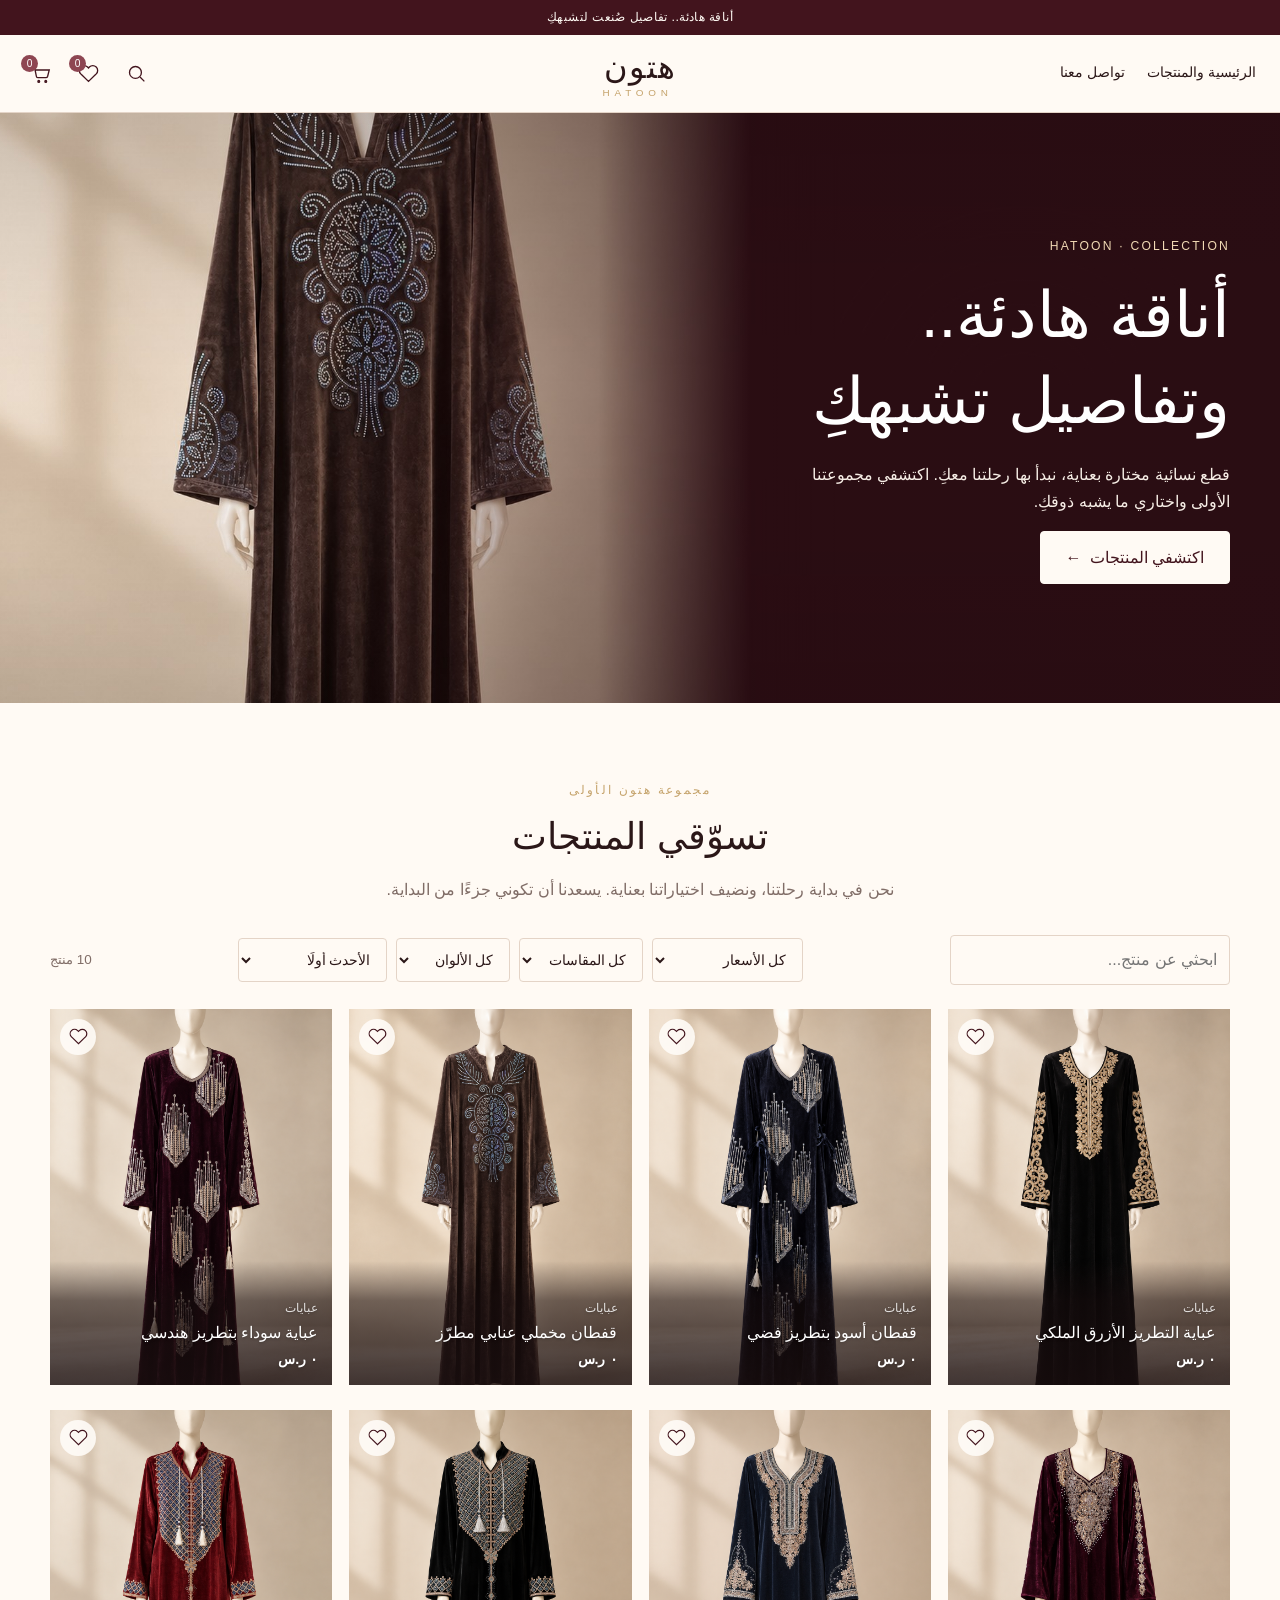
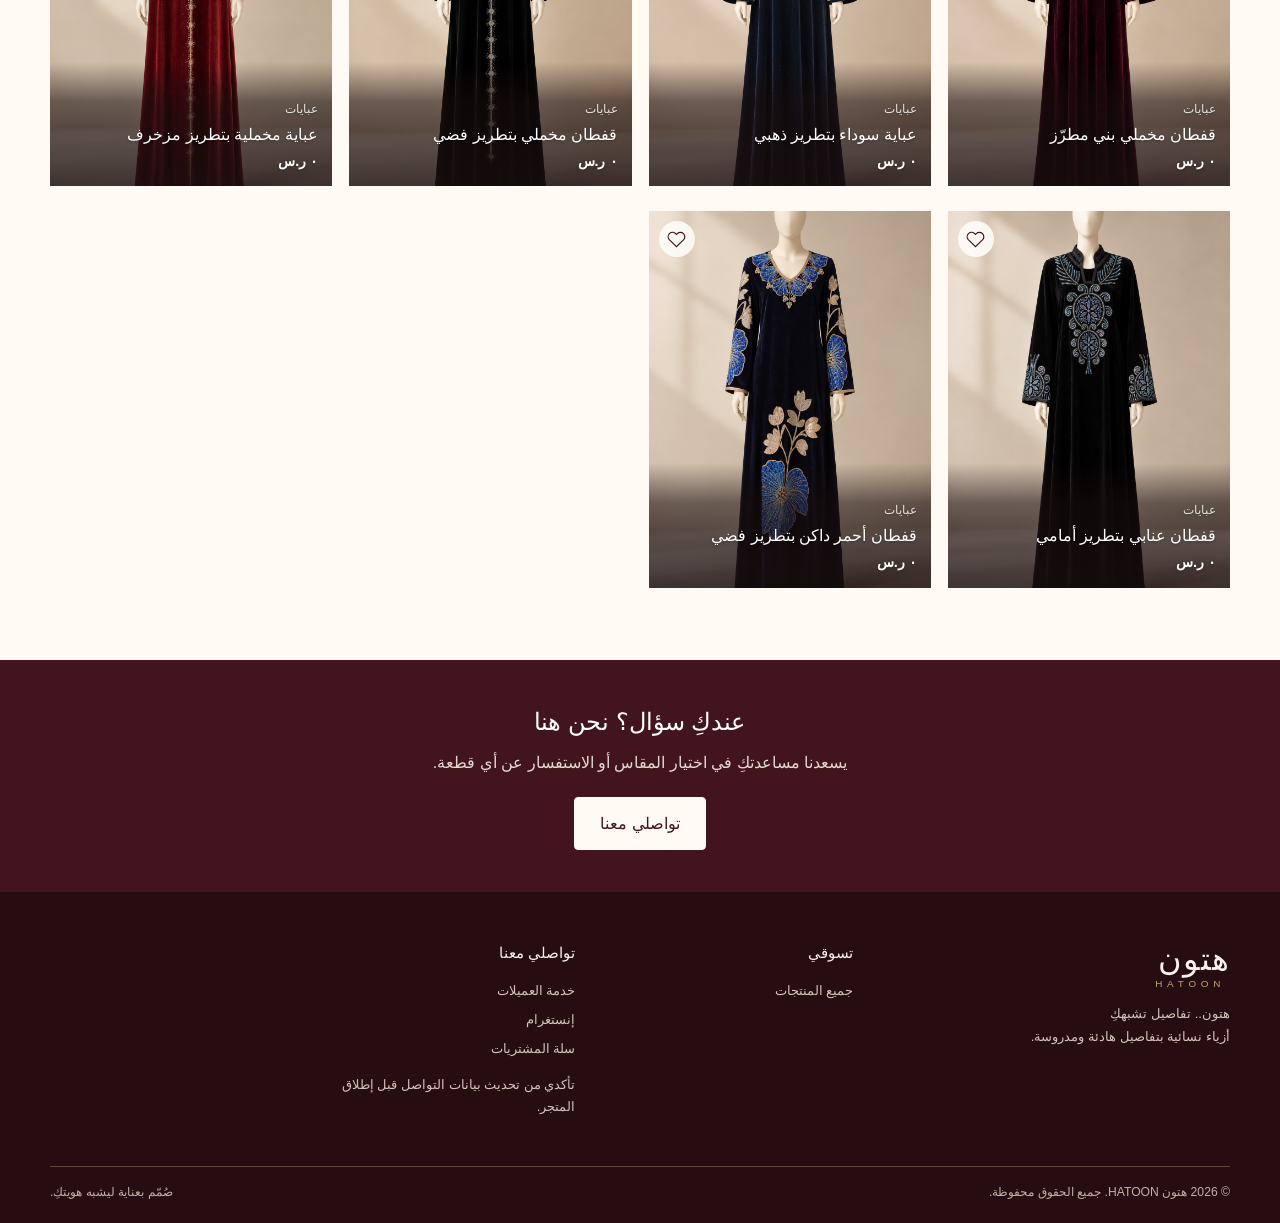
<file: index.html>
<!doctype html>
<html lang="ar" dir="rtl">
<head>
<meta charset="utf-8">
<meta name="viewport" content="width=device-width, initial-scale=1">
<meta name="theme-color" content="#F5EFE6">
<meta name="description" content="هتون HATOON — أزياء نسائية بتفاصيل تشبهكِ.">
<title>هتون HATOON | أزياء نسائية</title>
<link rel="stylesheet" href="style.css">
<script defer src="config.js"></script>
<script defer src="products.js"></script>
<script defer src="app.js"></script>
</head>
<body data-page="home">
<div class="announcement">أناقة هادئة.. تفاصيل صُنعت لتشبهكِ</div>
<header class="site-header"><div class="header-inner">
<button class="icon-button menu-toggle" id="menu-toggle" aria-label="فتح القائمة" aria-expanded="false"><svg viewBox="0 0 24 24"><path d="M3 6h18M3 12h18M3 18h18" stroke="currentColor" fill="none" stroke-width="1.5"/></svg></button>
<nav class="main-nav" id="main-nav" aria-label="القائمة الرئيسية"><a href="index.html">الرئيسية والمنتجات</a><a href="contact.html">تواصل معنا</a></nav>
<a class="brand" href="index.html" aria-label="هتون الصفحة الرئيسية"><span class="brand-ar">هتون</span><span class="brand-en">HATOON</span></a>
<div class="header-actions"><a class="icon-link" href="index.html#products" aria-label="البحث"><svg viewBox="0 0 24 24"><circle cx="10.8" cy="10.8" r="6.8"/><path d="m16 16 5 5"/></svg></a><a class="icon-link" href="favorites.html" aria-label="المفضلة"><svg viewBox="0 0 24 24"><path d="M20.8 4.6a5.5 5.5 0 0 0-7.8 0L12 5.7l-1.1-1.1a5.5 5.5 0 0 0-7.8 7.8l1.1 1.1L12 21l7.8-7.5 1.1-1.1a5.5 5.5 0 0 0-.1-7.8Z"/></svg><span class="count" data-fav-count>0</span></a><a class="icon-link" href="cart.html" aria-label="سلة المشتريات"><svg viewBox="0 0 24 24"><path d="M3 4h2l2.3 11.2a2 2 0 0 0 2 1.6h8.9a2 2 0 0 0 1.9-1.4L22 8H6"/><circle cx="10" cy="21" r="1"/><circle cx="18" cy="21" r="1"/></svg><span class="count" data-cart-count>0</span></a></div>
</div></header>
<main>
<section class="hero"><div class="hero-content"><span class="eyebrow">HATOON · COLLECTION</span><h1>أناقة هادئة..<br>وتفاصيل تشبهكِ</h1><p>قطع نسائية مختارة بعناية، نبدأ بها رحلتنا معكِ. اكتشفي مجموعتنا الأولى واختاري ما يشبه ذوقكِ.</p><a class="btn btn-light" href="#products">اكتشفي المنتجات <span aria-hidden="true">←</span></a></div></section>

<section class="container section" id="products"><div class="section-head"><span class="eyebrow">مجموعة هتون الأولى</span><h2>تسوّقي المنتجات</h2><p>نحن في بداية رحلتنا، ونضيف اختياراتنا بعناية. يسعدنا أن تكوني جزءًا من البداية.</p></div>
<div class="toolbar"><input id="product-search" class="field" type="search" placeholder="ابحثي عن منتج..." aria-label="البحث عن المنتجات"><div class="filter-row">
<select class="filter-select" id="filter-price" aria-label="فلترة السعر"><option value="">كل الأسعار</option><option value="0-350">حتى 350 ر.س</option><option value="351-450">351–450 ر.س</option><option value="451-10000">أكثر من 450 ر.س</option></select>
<select class="filter-select" id="filter-size" aria-label="فلترة المقاس"><option value="">كل المقاسات</option><option>XS</option><option>S</option><option>M</option><option>L</option><option>XL</option><option>XXL</option></select>
<select class="filter-select" id="filter-color" aria-label="فلترة اللون"><option value="">كل الألوان</option><option>أسود</option><option>موكا</option><option>بني</option><option>بني داكن</option><option>رملي</option><option>عاجي</option><option>وردي غباري</option><option>عنابي</option><option>زيتي</option><option>بيج</option></select>
<select class="filter-select" id="sort-products" aria-label="ترتيب المنتجات"><option value="new">الأحدث أولًا</option><option value="price-asc">السعر: الأقل أولًا</option><option value="price-desc">السعر: الأعلى أولًا</option></select></div><span class="result-count" id="result-count"></span></div><div class="product-grid" id="all-products"></div></section>
<section class="newsletter"><h2>عندكِ سؤال؟ نحن هنا</h2><p>يسعدنا مساعدتكِ في اختيار المقاس أو الاستفسار عن أي قطعة.</p><a class="btn btn-light" href="contact.html">تواصلي معنا</a></section>
</main>
<footer class="site-footer"><div class="container"><div class="footer-grid"><div class="footer-brand"><a class="brand" href="index.html"><span class="brand-ar">هتون</span><span class="brand-en">HATOON</span></a><p>هتون.. تفاصيل تشبهكِ<br>أزياء نسائية بتفاصيل هادئة ومدروسة.</p></div><div><h3>تسوقي</h3><div class="footer-links"><a href="index.html#products">جميع المنتجات</a></div></div><div><h3>تواصلي معنا</h3><div class="footer-links"><a href="contact.html">خدمة العميلات</a><a href="https://www.instagram.com/" target="_blank" rel="noopener">إنستغرام</a><a href="cart.html">سلة المشتريات</a></div><p class="legal-note">تأكدي من تحديث بيانات التواصل قبل إطلاق المتجر.</p></div></div><div class="footer-bottom"><span>© <span id="year">2026</span> هتون HATOON. جميع الحقوق محفوظة.</span><span>صُمّم بعناية ليشبه هويتكِ.</span></div></div></footer>
<div class="modal-backdrop" id="size-modal" role="dialog" aria-modal="true" aria-labelledby="size-guide-title"><div class="modal"><button class="modal-close" data-modal-close aria-label="إغلاق">×</button><h2 id="size-guide-title">دليل المقاسات</h2><p class="muted-note">هذا جدول إرشادي عام. اعتمدي جدول القياسات الفعلي للمنتج قبل النشر.</p><table class="size-table"><thead><tr><th>المقاس</th><th>الصدر (سم)</th><th>الخصر (سم)</th></tr></thead><tbody><tr><td>S</td><td>84–88</td><td>66–70</td></tr><tr><td>M</td><td>89–94</td><td>71–76</td></tr><tr><td>L</td><td>95–101</td><td>77–83</td></tr><tr><td>XL</td><td>102–109</td><td>84–91</td></tr></tbody></table><p><button class="btn" data-modal-close>إغلاق</button></p></div></div>
<div id="toast" class="toast" role="status" aria-live="polite"></div>
</body></html>
</file>
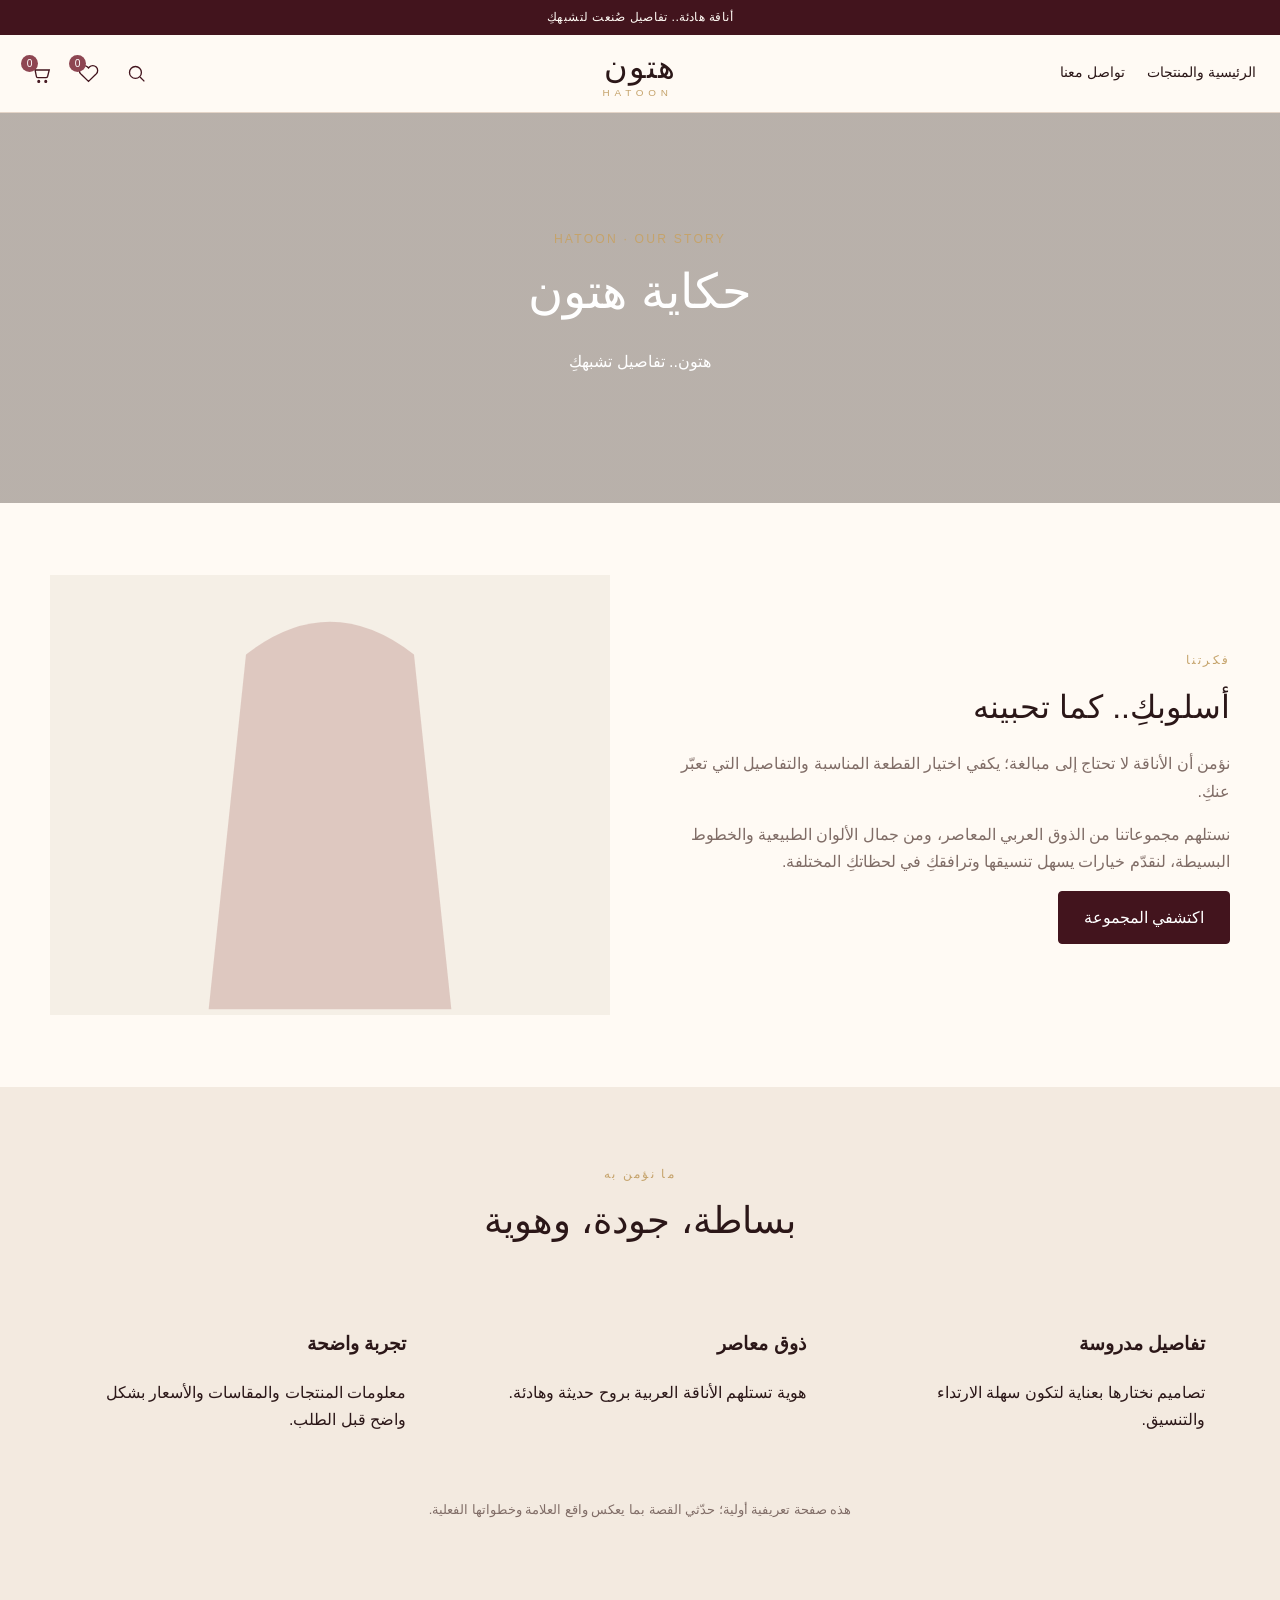
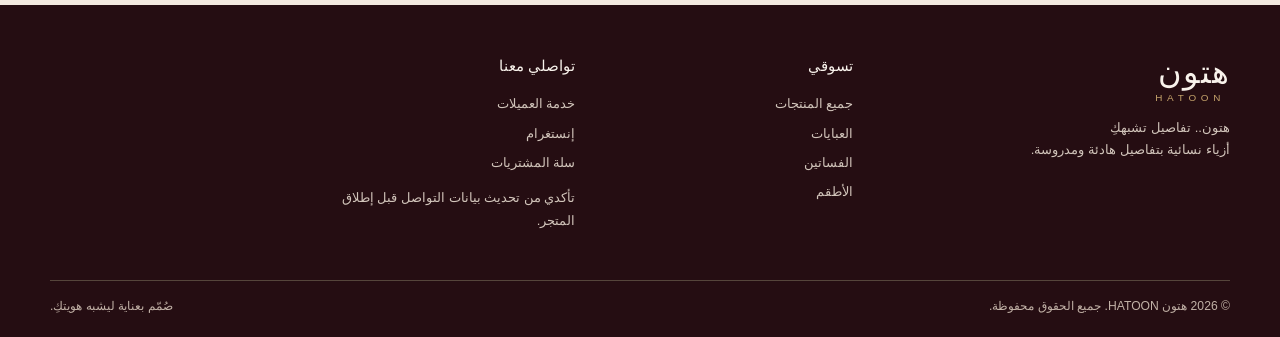
<file: about.html>
<!doctype html>
<html lang="ar" dir="rtl">
<head>
<meta charset="utf-8">
<meta name="viewport" content="width=device-width, initial-scale=1">
<meta name="theme-color" content="#F5EFE6">
<meta name="description" content="هتون HATOON — أزياء نسائية بتفاصيل تشبهكِ.">
<title>من نحن | HATOON هتون</title>
<link rel="stylesheet" href="style.css">
<script defer src="config.js"></script>
<script defer src="products.js"></script>
<script defer src="app.js"></script>
</head>
<body data-page="about">
<div class="announcement">أناقة هادئة.. تفاصيل صُنعت لتشبهكِ</div>
<header class="site-header"><div class="header-inner">
<button class="icon-button menu-toggle" id="menu-toggle" aria-label="فتح القائمة" aria-expanded="false"><svg viewBox="0 0 24 24"><path d="M3 6h18M3 12h18M3 18h18" stroke="currentColor" fill="none" stroke-width="1.5"/></svg></button>
<nav class="main-nav" id="main-nav" aria-label="القائمة الرئيسية"><a href="index.html">الرئيسية والمنتجات</a><a href="contact.html">تواصل معنا</a></nav>
<a class="brand" href="index.html" aria-label="هتون الصفحة الرئيسية"><span class="brand-ar">هتون</span><span class="brand-en">HATOON</span></a>
<div class="header-actions"><a class="icon-link" href="index.html#products" aria-label="البحث"><svg viewBox="0 0 24 24"><circle cx="10.8" cy="10.8" r="6.8"/><path d="m16 16 5 5"/></svg></a><a class="icon-link" href="favorites.html" aria-label="المفضلة"><svg viewBox="0 0 24 24"><path d="M20.8 4.6a5.5 5.5 0 0 0-7.8 0L12 5.7l-1.1-1.1a5.5 5.5 0 0 0-7.8 7.8l1.1 1.1L12 21l7.8-7.5 1.1-1.1a5.5 5.5 0 0 0-.1-7.8Z"/></svg><span class="count" data-fav-count>0</span></a><a class="icon-link" href="cart.html" aria-label="سلة المشتريات"><svg viewBox="0 0 24 24"><path d="M3 4h2l2.3 11.2a2 2 0 0 0 2 1.6h8.9a2 2 0 0 0 1.9-1.4L22 8H6"/><circle cx="10" cy="21" r="1"/><circle cx="18" cy="21" r="1"/></svg><span class="count" data-cart-count>0</span></a></div>
</div></header>
<main>

<section class="about-hero"><div><span class="eyebrow">HATOON · OUR STORY</span><h1>حكاية هتون</h1><p>هتون.. تفاصيل تشبهكِ</p></div></section>
<section class="section"><div class="container story"><div class="story-copy"><span class="eyebrow">فكرتنا</span><h2>أناقة تبدأ من إحساسكِ</h2><p>هتون علامة أزياء نسائية تسعى إلى تقديم قطع تجمع بين الهدوء، والعملية، والتفاصيل المدروسة. نؤمن أن الأناقة ليست في المبالغة، بل في اختيار ما يعبر عنكِ ويمنحكِ شعورًا بالراحة والثقة.</p><p>نستلهم مجموعاتنا من الذوق العربي المعاصر، ومن جمال الألوان الطبيعية والخطوط البسيطة، لنقدّم خيارات يسهل تنسيقها وترافقكِ في لحظاتكِ المختلفة.</p><a class="btn" href="index.html#products">اكتشفي المجموعة</a></div><img class="story-image" src="https://images.unsplash.com/photo-1485230895905-ec40ba36b9bc?auto=format&fit=crop&w=1000&q=85" alt="تفاصيل أزياء أنيقة" data-fallback></div></section>
<section class="section soft"><div class="container"><div class="section-head"><span class="eyebrow">ما نؤمن به</span><h2>بساطة، جودة، وهوية</h2></div><div class="category-grid"><article class="contact-card"><h3>تفاصيل مدروسة</h3><p>تصاميم نختارها بعناية لتكون سهلة الارتداء والتنسيق.</p></article><article class="contact-card"><h3>ذوق معاصر</h3><p>هوية تستلهم الأناقة العربية بروح حديثة وهادئة.</p></article><article class="contact-card"><h3>تجربة واضحة</h3><p>معلومات المنتجات والمقاسات والأسعار بشكل واضح قبل الطلب.</p></article></div><p class="legal-note" style="text-align:center;margin-top:25px">هذه صفحة تعريفية أولية؛ حدّثي القصة بما يعكس واقع العلامة وخطواتها الفعلية.</p></div></section>

</main>
<footer class="site-footer"><div class="container"><div class="footer-grid"><div class="footer-brand"><a class="brand" href="index.html"><span class="brand-ar">هتون</span><span class="brand-en">HATOON</span></a><p>هتون.. تفاصيل تشبهكِ<br>أزياء نسائية بتفاصيل هادئة ومدروسة.</p></div><div><h3>تسوقي</h3><div class="footer-links"><a href="index.html#products">جميع المنتجات</a><a href="index.html?category=عبايات#products">العبايات</a><a href="index.html?category=فساتين#products">الفساتين</a><a href="index.html?category=أطقم#products">الأطقم</a></div></div><div><h3>تواصلي معنا</h3><div class="footer-links"><a href="contact.html">خدمة العميلات</a><a href="https://www.instagram.com/" target="_blank" rel="noopener">إنستغرام</a><a href="cart.html">سلة المشتريات</a></div><p class="legal-note">تأكدي من تحديث بيانات التواصل قبل إطلاق المتجر.</p></div></div><div class="footer-bottom"><span>© <span id="year">2026</span> هتون HATOON. جميع الحقوق محفوظة.</span><span>صُمّم بعناية ليشبه هويتكِ.</span></div></div></footer>
<div class="modal-backdrop" id="size-modal" role="dialog" aria-modal="true" aria-labelledby="size-guide-title"><div class="modal"><button class="modal-close" data-modal-close aria-label="إغلاق">×</button><h2 id="size-guide-title">دليل المقاسات</h2><p class="muted-note">هذا جدول إرشادي عام. اعتمدي جدول القياسات الفعلي للمنتج قبل النشر.</p><table class="size-table"><thead><tr><th>المقاس</th><th>الصدر (سم)</th><th>الخصر (سم)</th></tr></thead><tbody><tr><td>S</td><td>84–88</td><td>66–70</td></tr><tr><td>M</td><td>89–94</td><td>71–76</td></tr><tr><td>L</td><td>95–101</td><td>77–83</td></tr><tr><td>XL</td><td>102–109</td><td>84–91</td></tr></tbody></table><p><button class="btn" data-modal-close>إغلاق</button></p></div></div>
<div id="toast" class="toast" role="status" aria-live="polite"></div>
</body></html>
</file>
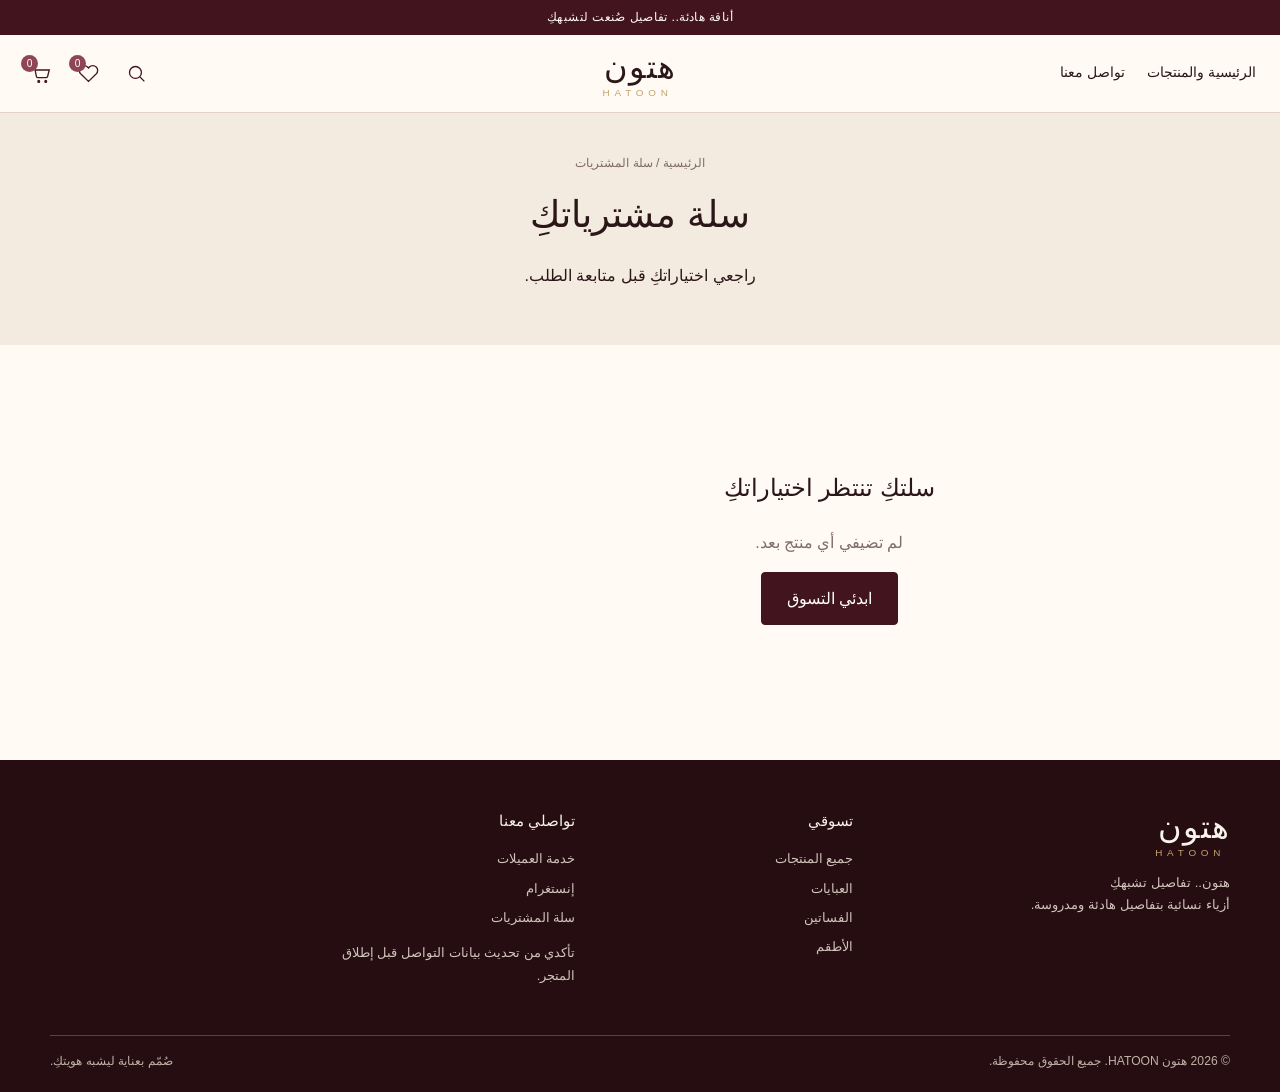
<file: cart.html>
<!doctype html>
<html lang="ar" dir="rtl">
<head>
<meta charset="utf-8">
<meta name="viewport" content="width=device-width, initial-scale=1">
<meta name="theme-color" content="#F5EFE6">
<meta name="description" content="هتون HATOON — أزياء نسائية بتفاصيل تشبهكِ.">
<title>سلة المشتريات | HATOON هتون</title>
<link rel="stylesheet" href="style.css">
<script defer src="config.js"></script>
<script defer src="products.js"></script>
<script defer src="app.js"></script>
</head>
<body data-page="cart">
<div class="announcement">أناقة هادئة.. تفاصيل صُنعت لتشبهكِ</div>
<header class="site-header"><div class="header-inner">
<button class="icon-button menu-toggle" id="menu-toggle" aria-label="فتح القائمة" aria-expanded="false"><svg viewBox="0 0 24 24"><path d="M3 6h18M3 12h18M3 18h18" stroke="currentColor" fill="none" stroke-width="1.5"/></svg></button>
<nav class="main-nav" id="main-nav" aria-label="القائمة الرئيسية"><a href="index.html">الرئيسية والمنتجات</a><a href="contact.html">تواصل معنا</a></nav>
<a class="brand" href="index.html" aria-label="هتون الصفحة الرئيسية"><span class="brand-ar">هتون</span><span class="brand-en">HATOON</span></a>
<div class="header-actions"><a class="icon-link" href="index.html#products" aria-label="البحث"><svg viewBox="0 0 24 24"><circle cx="10.8" cy="10.8" r="6.8"/><path d="m16 16 5 5"/></svg></a><a class="icon-link" href="favorites.html" aria-label="المفضلة"><svg viewBox="0 0 24 24"><path d="M20.8 4.6a5.5 5.5 0 0 0-7.8 0L12 5.7l-1.1-1.1a5.5 5.5 0 0 0-7.8 7.8l1.1 1.1L12 21l7.8-7.5 1.1-1.1a5.5 5.5 0 0 0-.1-7.8Z"/></svg><span class="count" data-fav-count>0</span></a><a class="icon-link" href="cart.html" aria-label="سلة المشتريات"><svg viewBox="0 0 24 24"><path d="M3 4h2l2.3 11.2a2 2 0 0 0 2 1.6h8.9a2 2 0 0 0 1.9-1.4L22 8H6"/><circle cx="10" cy="21" r="1"/><circle cx="18" cy="21" r="1"/></svg><span class="count" data-cart-count>0</span></a></div>
</div></header>
<main>

<section class="page-hero"><div class="container"><div class="breadcrumbs"><a href="index.html">الرئيسية</a> / سلة المشتريات</div><h1 class="page-title">سلة مشترياتكِ</h1><p>راجعي اختياراتكِ قبل متابعة الطلب.</p></div></section>
<section class="container cart-layout"><div><div id="cart-items"></div><div id="cart-empty" class="empty-state hidden"><h2>سلتكِ تنتظر اختياراتكِ</h2><p>لم تضيفي أي منتج بعد.</p><a class="btn" href="index.html#products">ابدئي التسوق</a></div></div><aside id="cart-content" class="summary-card"><h2>ملخص الطلب</h2><div class="summary-line"><span>عدد القطع</span><span id="cart-count-label">0</span></div><div class="summary-line"><span>المجموع الفرعي</span><span id="cart-subtotal">0 ر.س</span></div><div class="summary-line"><span>الشحن</span><span>يُحدد لاحقًا</span></div><div class="summary-line summary-total"><span>الإجمالي قبل الشحن</span><span id="cart-total">0 ر.س</span></div><p class="muted-note">لا تشمل الأسعار رسوم الشحن. سيتم تأكيدها مع المتجر.</p><a id="checkout-link" class="btn" style="width:100%;margin-top:15px" href="checkout.html">متابعة إتمام الطلب</a><a class="btn btn-outline" style="width:100%;margin-top:9px" href="index.html#products">متابعة التسوق</a></aside></section>

</main>
<footer class="site-footer"><div class="container"><div class="footer-grid"><div class="footer-brand"><a class="brand" href="index.html"><span class="brand-ar">هتون</span><span class="brand-en">HATOON</span></a><p>هتون.. تفاصيل تشبهكِ<br>أزياء نسائية بتفاصيل هادئة ومدروسة.</p></div><div><h3>تسوقي</h3><div class="footer-links"><a href="index.html#products">جميع المنتجات</a><a href="index.html?category=عبايات#products">العبايات</a><a href="index.html?category=فساتين#products">الفساتين</a><a href="index.html?category=أطقم#products">الأطقم</a></div></div><div><h3>تواصلي معنا</h3><div class="footer-links"><a href="contact.html">خدمة العميلات</a><a href="https://www.instagram.com/" target="_blank" rel="noopener">إنستغرام</a><a href="cart.html">سلة المشتريات</a></div><p class="legal-note">تأكدي من تحديث بيانات التواصل قبل إطلاق المتجر.</p></div></div><div class="footer-bottom"><span>© <span id="year">2026</span> هتون HATOON. جميع الحقوق محفوظة.</span><span>صُمّم بعناية ليشبه هويتكِ.</span></div></div></footer>
<div class="modal-backdrop" id="size-modal" role="dialog" aria-modal="true" aria-labelledby="size-guide-title"><div class="modal"><button class="modal-close" data-modal-close aria-label="إغلاق">×</button><h2 id="size-guide-title">دليل المقاسات</h2><p class="muted-note">هذا جدول إرشادي عام. اعتمدي جدول القياسات الفعلي للمنتج قبل النشر.</p><table class="size-table"><thead><tr><th>المقاس</th><th>الصدر (سم)</th><th>الخصر (سم)</th></tr></thead><tbody><tr><td>S</td><td>84–88</td><td>66–70</td></tr><tr><td>M</td><td>89–94</td><td>71–76</td></tr><tr><td>L</td><td>95–101</td><td>77–83</td></tr><tr><td>XL</td><td>102–109</td><td>84–91</td></tr></tbody></table><p><button class="btn" data-modal-close>إغلاق</button></p></div></div>
<div id="toast" class="toast" role="status" aria-live="polite"></div>
</body></html>
</file>
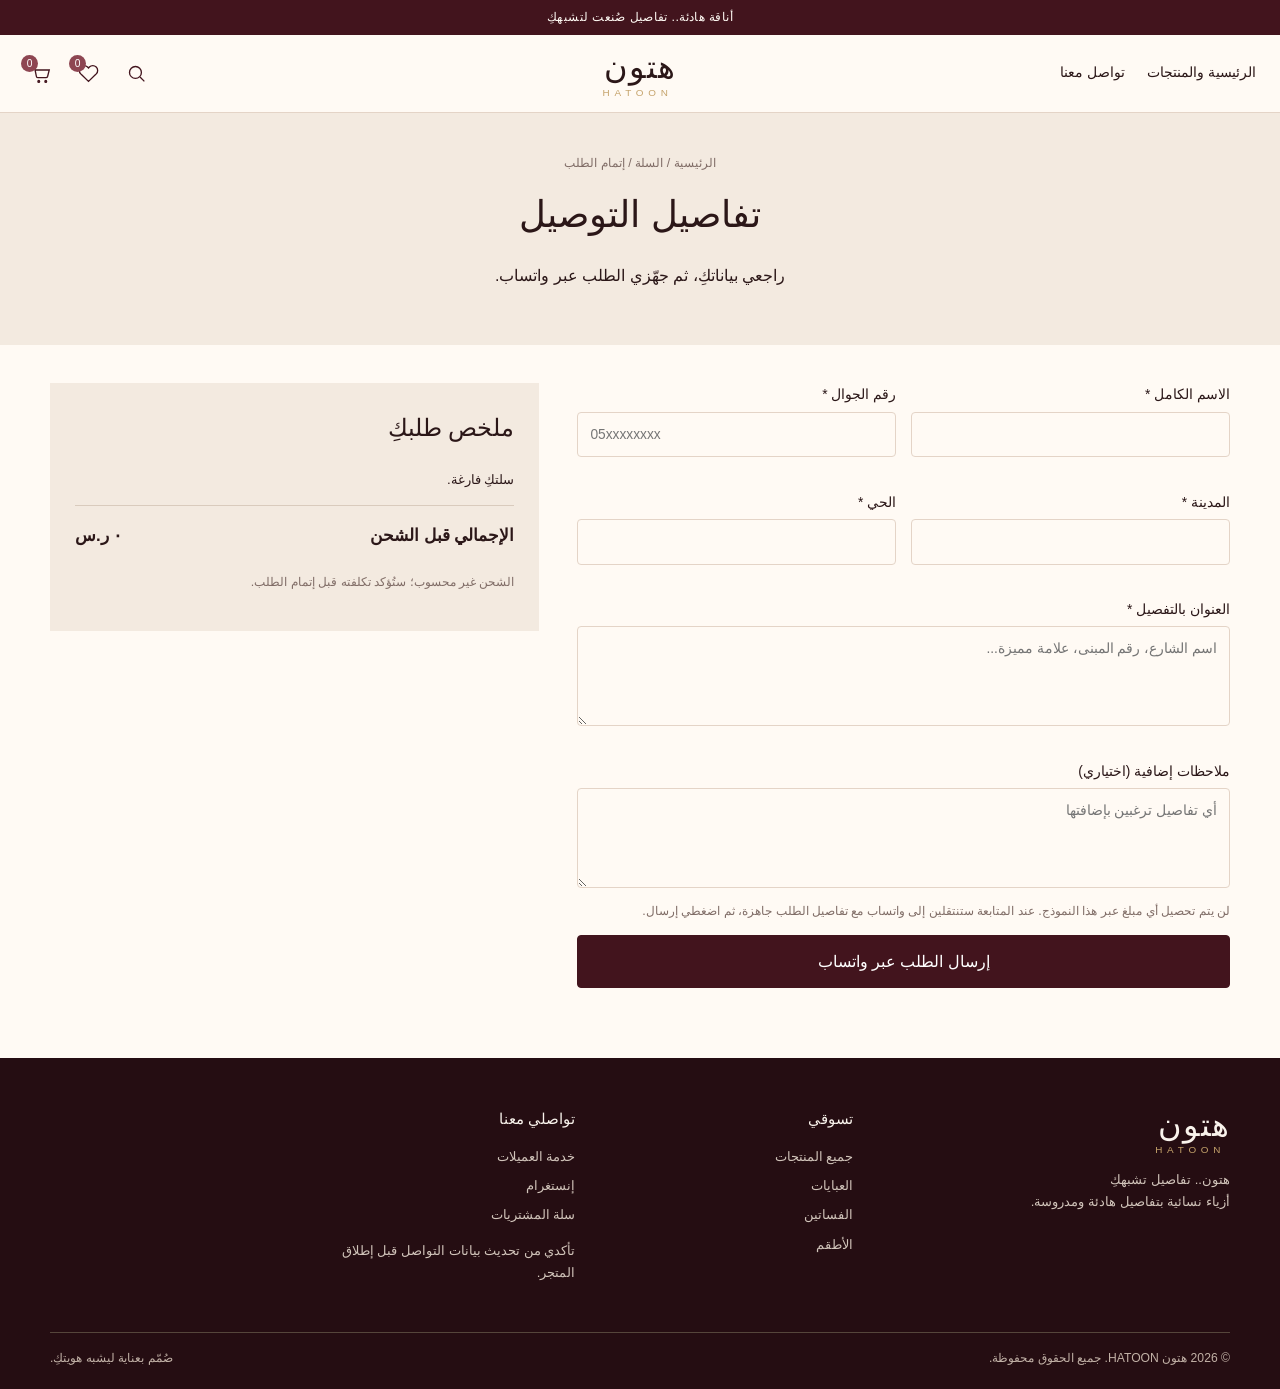
<file: checkout.html>
<!doctype html>
<html lang="ar" dir="rtl">
<head>
<meta charset="utf-8">
<meta name="viewport" content="width=device-width, initial-scale=1">
<meta name="theme-color" content="#F5EFE6">
<meta name="description" content="هتون HATOON — أزياء نسائية بتفاصيل تشبهكِ.">
<title>إتمام الطلب | HATOON هتون</title>
<link rel="stylesheet" href="style.css">
<script defer src="config.js"></script>
<script defer src="products.js"></script>
<script defer src="app.js"></script>
</head>
<body data-page="checkout">
<div class="announcement">أناقة هادئة.. تفاصيل صُنعت لتشبهكِ</div>
<header class="site-header"><div class="header-inner">
<button class="icon-button menu-toggle" id="menu-toggle" aria-label="فتح القائمة" aria-expanded="false"><svg viewBox="0 0 24 24"><path d="M3 6h18M3 12h18M3 18h18" stroke="currentColor" fill="none" stroke-width="1.5"/></svg></button>
<nav class="main-nav" id="main-nav" aria-label="القائمة الرئيسية"><a href="index.html">الرئيسية والمنتجات</a><a href="contact.html">تواصل معنا</a></nav>
<a class="brand" href="index.html" aria-label="هتون الصفحة الرئيسية"><span class="brand-ar">هتون</span><span class="brand-en">HATOON</span></a>
<div class="header-actions"><a class="icon-link" href="index.html#products" aria-label="البحث"><svg viewBox="0 0 24 24"><circle cx="10.8" cy="10.8" r="6.8"/><path d="m16 16 5 5"/></svg></a><a class="icon-link" href="favorites.html" aria-label="المفضلة"><svg viewBox="0 0 24 24"><path d="M20.8 4.6a5.5 5.5 0 0 0-7.8 0L12 5.7l-1.1-1.1a5.5 5.5 0 0 0-7.8 7.8l1.1 1.1L12 21l7.8-7.5 1.1-1.1a5.5 5.5 0 0 0-.1-7.8Z"/></svg><span class="count" data-fav-count>0</span></a><a class="icon-link" href="cart.html" aria-label="سلة المشتريات"><svg viewBox="0 0 24 24"><path d="M3 4h2l2.3 11.2a2 2 0 0 0 2 1.6h8.9a2 2 0 0 0 1.9-1.4L22 8H6"/><circle cx="10" cy="21" r="1"/><circle cx="18" cy="21" r="1"/></svg><span class="count" data-cart-count>0</span></a></div>
</div></header>
<main>

<section class="page-hero"><div class="container"><div class="breadcrumbs"><a href="index.html">الرئيسية</a> / <a href="cart.html">السلة</a> / إتمام الطلب</div><h1 class="page-title">تفاصيل التوصيل</h1><p>راجعي بياناتكِ، ثم جهّزي الطلب عبر واتساب.</p></div></section>
<section class="container checkout-layout"><div><div id="checkout-notice" class="notice hidden" role="alert"></div><form id="checkout-form" novalidate><div class="form-grid">
<div class="form-field"><label for="customer-name">الاسم الكامل *</label><input class="field" id="customer-name" name="name" required autocomplete="name"><div class="error-text"></div></div>
<div class="form-field"><label for="customer-phone">رقم الجوال *</label><input class="field" id="customer-phone" name="phone" type="tel" required autocomplete="tel" placeholder="05xxxxxxxx"><div class="error-text"></div></div>
<div class="form-field"><label for="customer-city">المدينة *</label><input class="field" id="customer-city" name="city" required autocomplete="address-level2"><div class="error-text"></div></div>
<div class="form-field"><label for="customer-district">الحي *</label><input class="field" id="customer-district" name="district" required autocomplete="address-level3"><div class="error-text"></div></div>
<div class="form-field full"><label for="customer-address">العنوان بالتفصيل *</label><textarea class="field" id="customer-address" name="address" required autocomplete="street-address" placeholder="اسم الشارع، رقم المبنى، علامة مميزة..."></textarea><div class="error-text"></div></div>
<div class="form-field full"><label for="customer-notes">ملاحظات إضافية (اختياري)</label><textarea class="field" id="customer-notes" name="notes" placeholder="أي تفاصيل ترغبين بإضافتها"></textarea></div>
</div><p class="muted-note">لن يتم تحصيل أي مبلغ عبر هذا النموذج. عند المتابعة ستنتقلين إلى واتساب مع تفاصيل الطلب جاهزة، ثم اضغطي إرسال.</p><button id="checkout-submit" class="btn" type="submit" style="width:100%">إرسال الطلب عبر واتساب</button></form></div>
<aside class="summary-card"><h2>ملخص طلبكِ</h2><div id="checkout-summary-items" class="order-summary-list"></div><div class="summary-line summary-total"><span>الإجمالي قبل الشحن</span><span id="checkout-total">0 ر.س</span></div><p class="muted-note">الشحن غير محسوب؛ ستُؤكد تكلفته قبل إتمام الطلب.</p></aside></section>

</main>
<footer class="site-footer"><div class="container"><div class="footer-grid"><div class="footer-brand"><a class="brand" href="index.html"><span class="brand-ar">هتون</span><span class="brand-en">HATOON</span></a><p>هتون.. تفاصيل تشبهكِ<br>أزياء نسائية بتفاصيل هادئة ومدروسة.</p></div><div><h3>تسوقي</h3><div class="footer-links"><a href="index.html#products">جميع المنتجات</a><a href="index.html?category=عبايات#products">العبايات</a><a href="index.html?category=فساتين#products">الفساتين</a><a href="index.html?category=أطقم#products">الأطقم</a></div></div><div><h3>تواصلي معنا</h3><div class="footer-links"><a href="contact.html">خدمة العميلات</a><a href="https://www.instagram.com/" target="_blank" rel="noopener">إنستغرام</a><a href="cart.html">سلة المشتريات</a></div><p class="legal-note">تأكدي من تحديث بيانات التواصل قبل إطلاق المتجر.</p></div></div><div class="footer-bottom"><span>© <span id="year">2026</span> هتون HATOON. جميع الحقوق محفوظة.</span><span>صُمّم بعناية ليشبه هويتكِ.</span></div></div></footer>
<div class="modal-backdrop" id="size-modal" role="dialog" aria-modal="true" aria-labelledby="size-guide-title"><div class="modal"><button class="modal-close" data-modal-close aria-label="إغلاق">×</button><h2 id="size-guide-title">دليل المقاسات</h2><p class="muted-note">هذا جدول إرشادي عام. اعتمدي جدول القياسات الفعلي للمنتج قبل النشر.</p><table class="size-table"><thead><tr><th>المقاس</th><th>الصدر (سم)</th><th>الخصر (سم)</th></tr></thead><tbody><tr><td>S</td><td>84–88</td><td>66–70</td></tr><tr><td>M</td><td>89–94</td><td>71–76</td></tr><tr><td>L</td><td>95–101</td><td>77–83</td></tr><tr><td>XL</td><td>102–109</td><td>84–91</td></tr></tbody></table><p><button class="btn" data-modal-close>إغلاق</button></p></div></div>
<div id="toast" class="toast" role="status" aria-live="polite"></div>
</body></html>
</file>
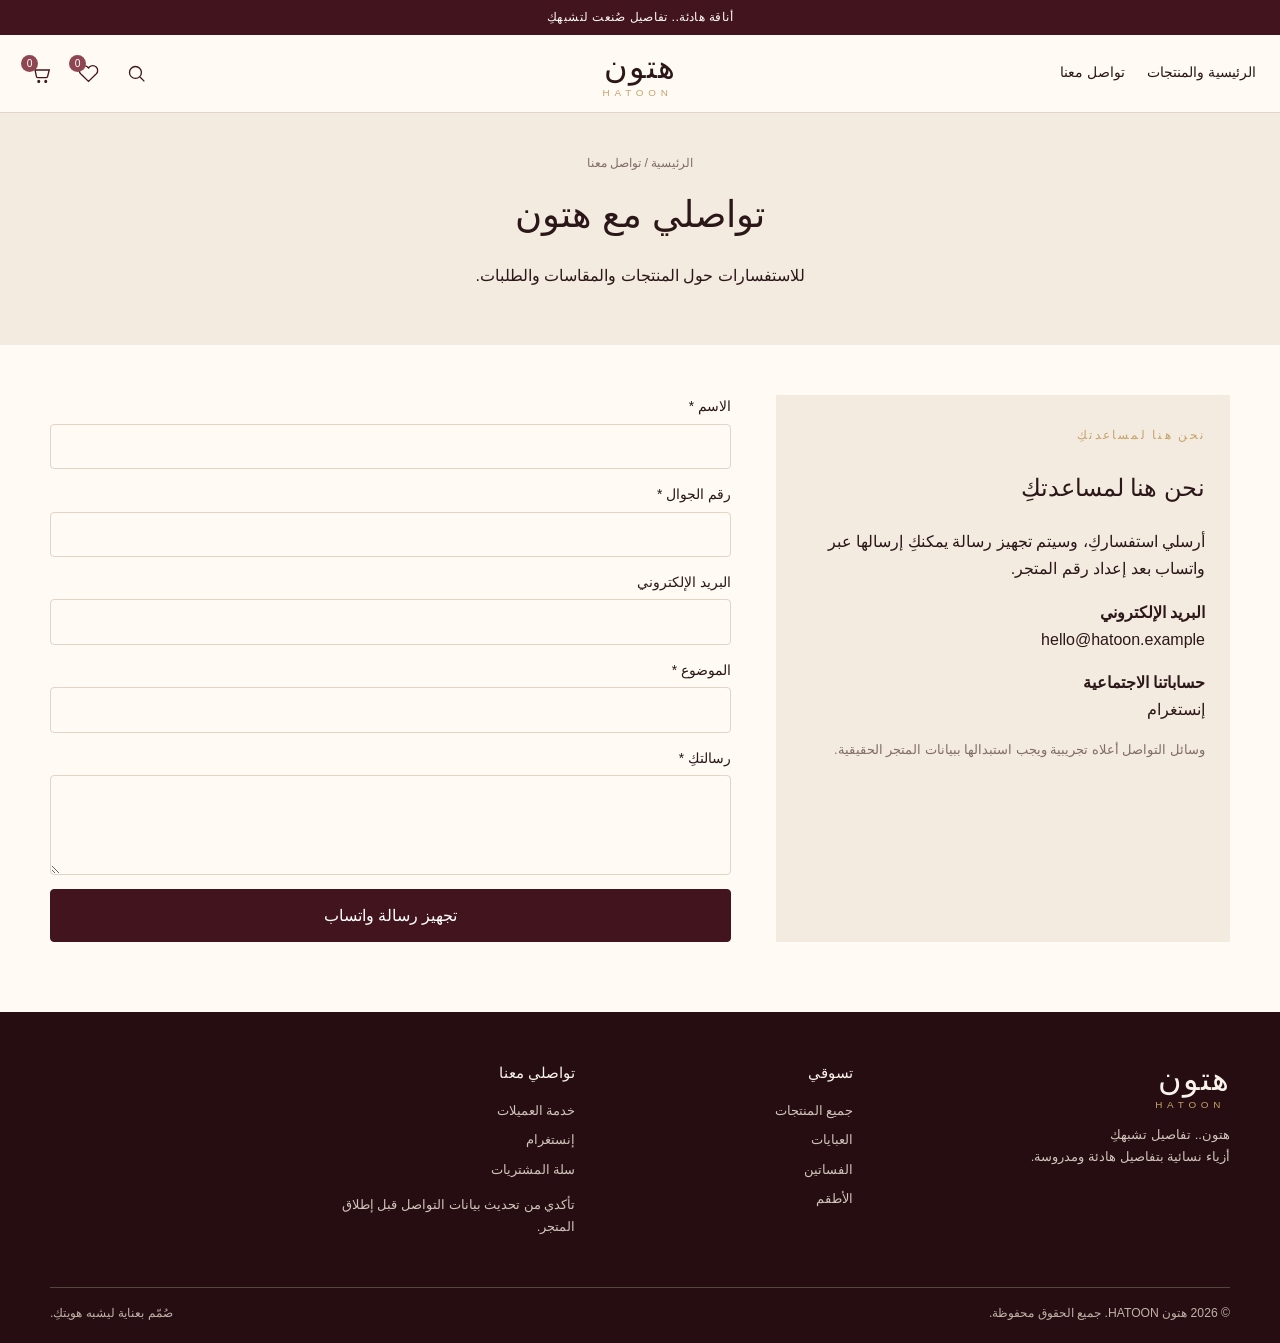
<file: contact.html>
<!doctype html>
<html lang="ar" dir="rtl">
<head>
<meta charset="utf-8">
<meta name="viewport" content="width=device-width, initial-scale=1">
<meta name="theme-color" content="#F5EFE6">
<meta name="description" content="هتون HATOON — أزياء نسائية بتفاصيل تشبهكِ.">
<title>تواصل معنا | HATOON هتون</title>
<link rel="stylesheet" href="style.css">
<script defer src="config.js"></script>
<script defer src="products.js"></script>
<script defer src="app.js"></script>
</head>
<body data-page="contact">
<div class="announcement">أناقة هادئة.. تفاصيل صُنعت لتشبهكِ</div>
<header class="site-header"><div class="header-inner">
<button class="icon-button menu-toggle" id="menu-toggle" aria-label="فتح القائمة" aria-expanded="false"><svg viewBox="0 0 24 24"><path d="M3 6h18M3 12h18M3 18h18" stroke="currentColor" fill="none" stroke-width="1.5"/></svg></button>
<nav class="main-nav" id="main-nav" aria-label="القائمة الرئيسية"><a href="index.html">الرئيسية والمنتجات</a><a href="contact.html">تواصل معنا</a></nav>
<a class="brand" href="index.html" aria-label="هتون الصفحة الرئيسية"><span class="brand-ar">هتون</span><span class="brand-en">HATOON</span></a>
<div class="header-actions"><a class="icon-link" href="index.html#products" aria-label="البحث"><svg viewBox="0 0 24 24"><circle cx="10.8" cy="10.8" r="6.8"/><path d="m16 16 5 5"/></svg></a><a class="icon-link" href="favorites.html" aria-label="المفضلة"><svg viewBox="0 0 24 24"><path d="M20.8 4.6a5.5 5.5 0 0 0-7.8 0L12 5.7l-1.1-1.1a5.5 5.5 0 0 0-7.8 7.8l1.1 1.1L12 21l7.8-7.5 1.1-1.1a5.5 5.5 0 0 0-.1-7.8Z"/></svg><span class="count" data-fav-count>0</span></a><a class="icon-link" href="cart.html" aria-label="سلة المشتريات"><svg viewBox="0 0 24 24"><path d="M3 4h2l2.3 11.2a2 2 0 0 0 2 1.6h8.9a2 2 0 0 0 1.9-1.4L22 8H6"/><circle cx="10" cy="21" r="1"/><circle cx="18" cy="21" r="1"/></svg><span class="count" data-cart-count>0</span></a></div>
</div></header>
<main>

<section class="page-hero"><div class="container"><div class="breadcrumbs"><a href="index.html">الرئيسية</a> / تواصل معنا</div><h1 class="page-title">تواصلي مع هتون</h1><p>للاستفسارات حول المنتجات والمقاسات والطلبات.</p></div></section>
<section class="container contact-layout"><aside class="contact-card"><span class="eyebrow">نحن هنا لمساعدتكِ</span><h2>نحن هنا لمساعدتكِ</h2><p>أرسلي استفساركِ، وسيتم تجهيز رسالة يمكنكِ إرسالها عبر واتساب بعد إعداد رقم المتجر.</p><p><strong>البريد الإلكتروني</strong><br>hello@hatoon.example</p><p><strong>إنستغرام</strong><br><a href="https://www.instagram.com/" target="_blank" rel="noopener">حساب هتون</a></p><p class="legal-note">وسائل التواصل أعلاه تجريبية ويجب استبدالها ببيانات المتجر الحقيقية.</p></aside>
<div><div id="contact-notice" class="notice hidden" role="status"></div><form id="contact-form" class="contact-form"><div class="form-field"><label for="contact-name">الاسم *</label><input class="field" id="contact-name" name="name" required></div><div class="form-field"><label for="contact-phone">رقم الجوال *</label><input class="field" id="contact-phone" name="phone" type="tel" required></div><div class="form-field"><label for="contact-email">البريد الإلكتروني</label><input class="field" id="contact-email" name="email" type="email"></div><div class="form-field"><label for="contact-subject">الموضوع *</label><input class="field" id="contact-subject" name="subject" required></div><div class="form-field"><label for="contact-message">رسالتكِ *</label><textarea class="field" id="contact-message" name="message" required></textarea></div><button class="btn" type="submit">تجهيز رسالة واتساب</button></form></div></section>

</main>
<footer class="site-footer"><div class="container"><div class="footer-grid"><div class="footer-brand"><a class="brand" href="index.html"><span class="brand-ar">هتون</span><span class="brand-en">HATOON</span></a><p>هتون.. تفاصيل تشبهكِ<br>أزياء نسائية بتفاصيل هادئة ومدروسة.</p></div><div><h3>تسوقي</h3><div class="footer-links"><a href="index.html#products">جميع المنتجات</a><a href="index.html?category=عبايات#products">العبايات</a><a href="index.html?category=فساتين#products">الفساتين</a><a href="index.html?category=أطقم#products">الأطقم</a></div></div><div><h3>تواصلي معنا</h3><div class="footer-links"><a href="contact.html">خدمة العميلات</a><a href="https://www.instagram.com/" target="_blank" rel="noopener">إنستغرام</a><a href="cart.html">سلة المشتريات</a></div><p class="legal-note">تأكدي من تحديث بيانات التواصل قبل إطلاق المتجر.</p></div></div><div class="footer-bottom"><span>© <span id="year">2026</span> هتون HATOON. جميع الحقوق محفوظة.</span><span>صُمّم بعناية ليشبه هويتكِ.</span></div></div></footer>
<div class="modal-backdrop" id="size-modal" role="dialog" aria-modal="true" aria-labelledby="size-guide-title"><div class="modal"><button class="modal-close" data-modal-close aria-label="إغلاق">×</button><h2 id="size-guide-title">دليل المقاسات</h2><p class="muted-note">هذا جدول إرشادي عام. اعتمدي جدول القياسات الفعلي للمنتج قبل النشر.</p><table class="size-table"><thead><tr><th>المقاس</th><th>الصدر (سم)</th><th>الخصر (سم)</th></tr></thead><tbody><tr><td>S</td><td>84–88</td><td>66–70</td></tr><tr><td>M</td><td>89–94</td><td>71–76</td></tr><tr><td>L</td><td>95–101</td><td>77–83</td></tr><tr><td>XL</td><td>102–109</td><td>84–91</td></tr></tbody></table><p><button class="btn" data-modal-close>إغلاق</button></p></div></div>
<div id="toast" class="toast" role="status" aria-live="polite"></div>
</body></html>
</file>
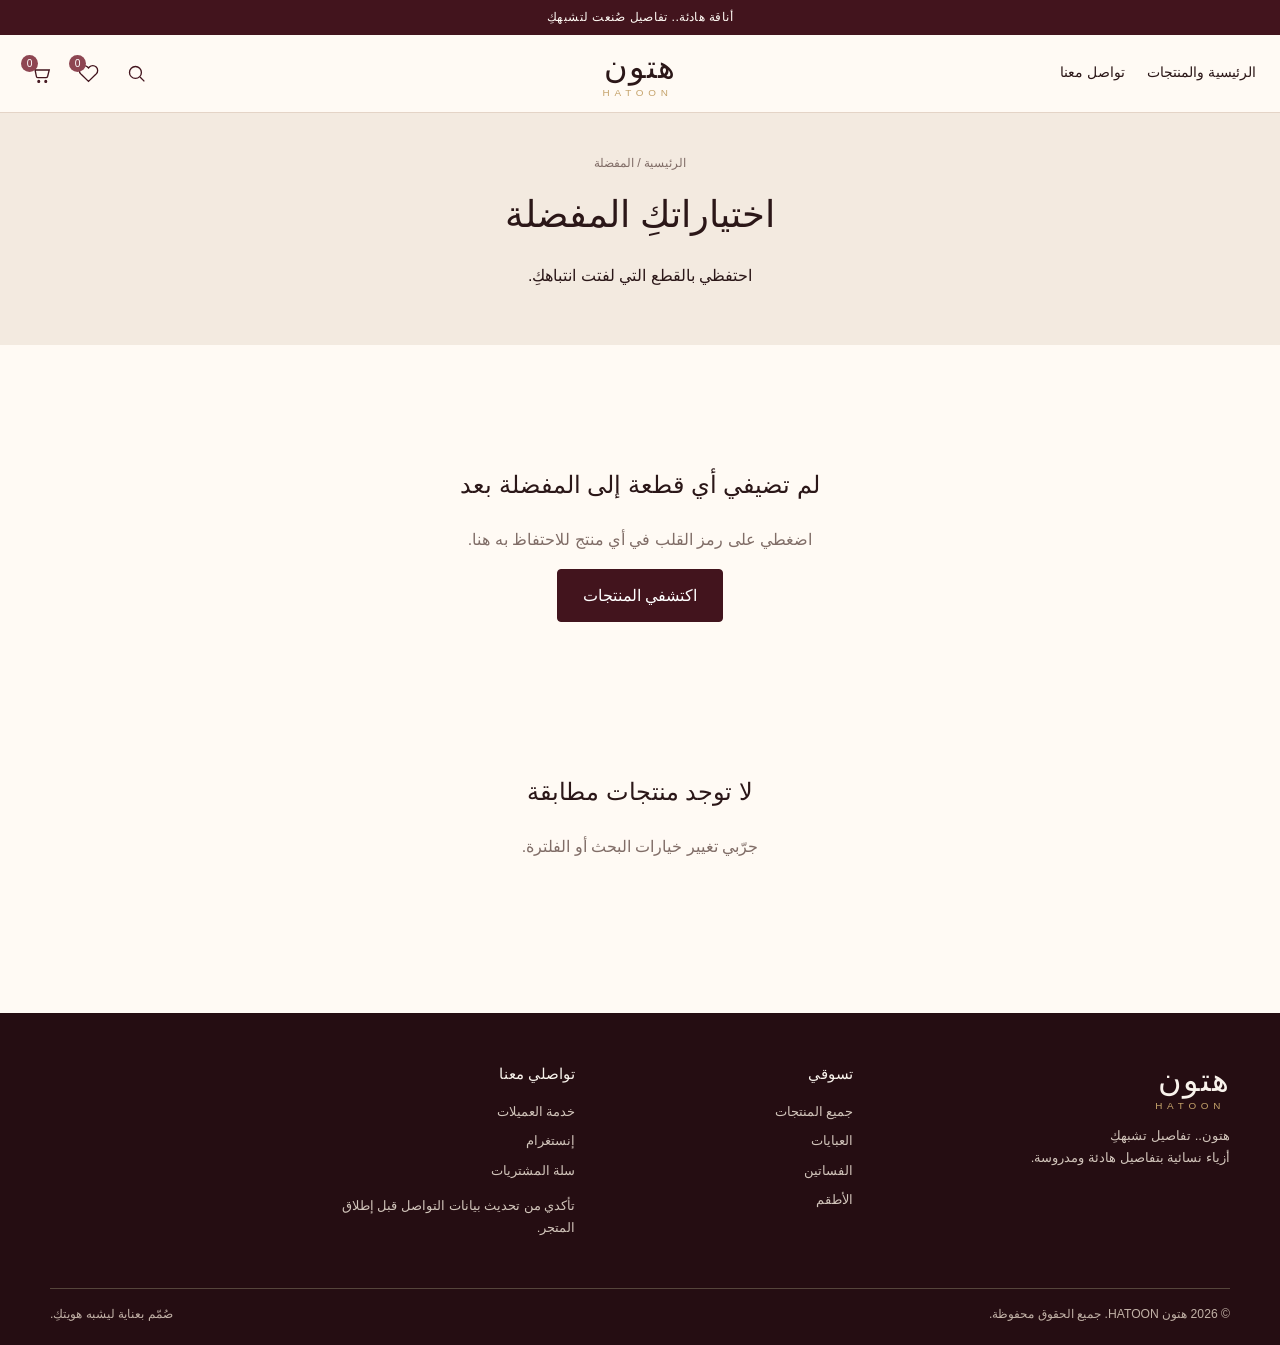
<file: favorites.html>
<!doctype html>
<html lang="ar" dir="rtl">
<head>
<meta charset="utf-8">
<meta name="viewport" content="width=device-width, initial-scale=1">
<meta name="theme-color" content="#F5EFE6">
<meta name="description" content="هتون HATOON — أزياء نسائية بتفاصيل تشبهكِ.">
<title>المفضلة | HATOON هتون</title>
<link rel="stylesheet" href="style.css">
<script defer src="config.js"></script>
<script defer src="products.js"></script>
<script defer src="app.js"></script>
</head>
<body data-page="favorites">
<div class="announcement">أناقة هادئة.. تفاصيل صُنعت لتشبهكِ</div>
<header class="site-header"><div class="header-inner">
<button class="icon-button menu-toggle" id="menu-toggle" aria-label="فتح القائمة" aria-expanded="false"><svg viewBox="0 0 24 24"><path d="M3 6h18M3 12h18M3 18h18" stroke="currentColor" fill="none" stroke-width="1.5"/></svg></button>
<nav class="main-nav" id="main-nav" aria-label="القائمة الرئيسية"><a href="index.html">الرئيسية والمنتجات</a><a href="contact.html">تواصل معنا</a></nav>
<a class="brand" href="index.html" aria-label="هتون الصفحة الرئيسية"><span class="brand-ar">هتون</span><span class="brand-en">HATOON</span></a>
<div class="header-actions"><a class="icon-link" href="index.html#products" aria-label="البحث"><svg viewBox="0 0 24 24"><circle cx="10.8" cy="10.8" r="6.8"/><path d="m16 16 5 5"/></svg></a><a class="icon-link" href="favorites.html" aria-label="المفضلة"><svg viewBox="0 0 24 24"><path d="M20.8 4.6a5.5 5.5 0 0 0-7.8 0L12 5.7l-1.1-1.1a5.5 5.5 0 0 0-7.8 7.8l1.1 1.1L12 21l7.8-7.5 1.1-1.1a5.5 5.5 0 0 0-.1-7.8Z"/></svg><span class="count" data-fav-count>0</span></a><a class="icon-link" href="cart.html" aria-label="سلة المشتريات"><svg viewBox="0 0 24 24"><path d="M3 4h2l2.3 11.2a2 2 0 0 0 2 1.6h8.9a2 2 0 0 0 1.9-1.4L22 8H6"/><circle cx="10" cy="21" r="1"/><circle cx="18" cy="21" r="1"/></svg><span class="count" data-cart-count>0</span></a></div>
</div></header>
<main>

<section class="page-hero"><div class="container"><div class="breadcrumbs"><a href="index.html">الرئيسية</a> / المفضلة</div><h1 class="page-title">اختياراتكِ المفضلة</h1><p>احتفظي بالقطع التي لفتت انتباهكِ.</p></div></section>
<section class="container section" style="padding-top:35px"><div id="favorites-empty" class="empty-state hidden"><h2>لم تضيفي أي قطعة إلى المفضلة بعد</h2><p>اضغطي على رمز القلب في أي منتج للاحتفاظ به هنا.</p><a class="btn" href="index.html#products">اكتشفي المنتجات</a></div><div class="product-grid" id="favorites-grid"></div></section>

</main>
<footer class="site-footer"><div class="container"><div class="footer-grid"><div class="footer-brand"><a class="brand" href="index.html"><span class="brand-ar">هتون</span><span class="brand-en">HATOON</span></a><p>هتون.. تفاصيل تشبهكِ<br>أزياء نسائية بتفاصيل هادئة ومدروسة.</p></div><div><h3>تسوقي</h3><div class="footer-links"><a href="index.html#products">جميع المنتجات</a><a href="index.html?category=عبايات#products">العبايات</a><a href="index.html?category=فساتين#products">الفساتين</a><a href="index.html?category=أطقم#products">الأطقم</a></div></div><div><h3>تواصلي معنا</h3><div class="footer-links"><a href="contact.html">خدمة العميلات</a><a href="https://www.instagram.com/" target="_blank" rel="noopener">إنستغرام</a><a href="cart.html">سلة المشتريات</a></div><p class="legal-note">تأكدي من تحديث بيانات التواصل قبل إطلاق المتجر.</p></div></div><div class="footer-bottom"><span>© <span id="year">2026</span> هتون HATOON. جميع الحقوق محفوظة.</span><span>صُمّم بعناية ليشبه هويتكِ.</span></div></div></footer>
<div class="modal-backdrop" id="size-modal" role="dialog" aria-modal="true" aria-labelledby="size-guide-title"><div class="modal"><button class="modal-close" data-modal-close aria-label="إغلاق">×</button><h2 id="size-guide-title">دليل المقاسات</h2><p class="muted-note">هذا جدول إرشادي عام. اعتمدي جدول القياسات الفعلي للمنتج قبل النشر.</p><table class="size-table"><thead><tr><th>المقاس</th><th>الصدر (سم)</th><th>الخصر (سم)</th></tr></thead><tbody><tr><td>S</td><td>84–88</td><td>66–70</td></tr><tr><td>M</td><td>89–94</td><td>71–76</td></tr><tr><td>L</td><td>95–101</td><td>77–83</td></tr><tr><td>XL</td><td>102–109</td><td>84–91</td></tr></tbody></table><p><button class="btn" data-modal-close>إغلاق</button></p></div></div>
<div id="toast" class="toast" role="status" aria-live="polite"></div>
</body></html>
</file>
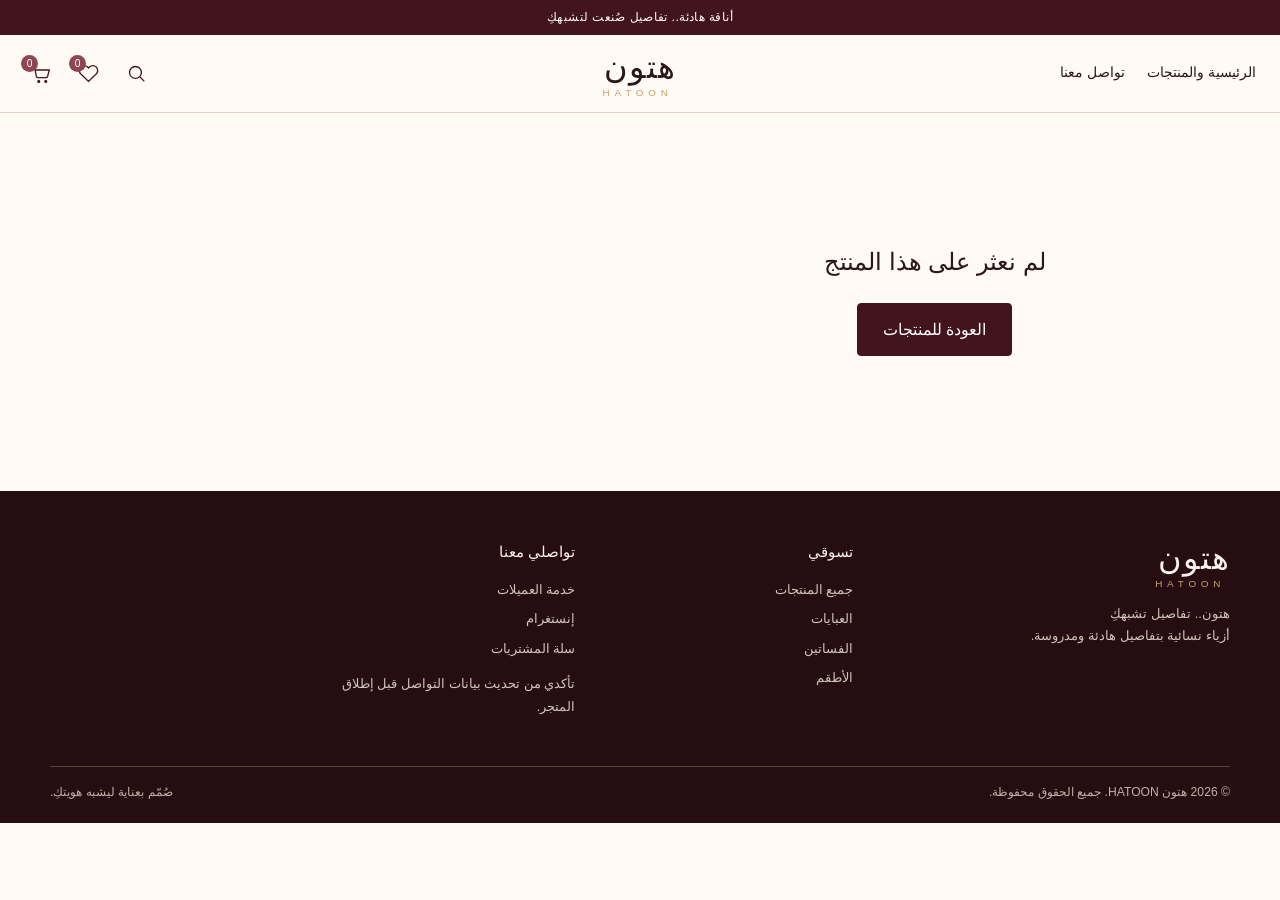
<file: product.html>
<!doctype html>
<html lang="ar" dir="rtl">
<head>
<meta charset="utf-8">
<meta name="viewport" content="width=device-width, initial-scale=1">
<meta name="theme-color" content="#F5EFE6">
<meta name="description" content="هتون HATOON — أزياء نسائية بتفاصيل تشبهكِ.">
<title>تفاصيل المنتج | HATOON هتون</title>
<link rel="stylesheet" href="style.css">
<script defer src="config.js"></script>
<script defer src="products.js"></script>
<script defer src="app.js"></script>
</head>
<body data-page="product">
<div class="announcement">أناقة هادئة.. تفاصيل صُنعت لتشبهكِ</div>
<header class="site-header"><div class="header-inner">
<button class="icon-button menu-toggle" id="menu-toggle" aria-label="فتح القائمة" aria-expanded="false"><svg viewBox="0 0 24 24"><path d="M3 6h18M3 12h18M3 18h18" stroke="currentColor" fill="none" stroke-width="1.5"/></svg></button>
<nav class="main-nav" id="main-nav" aria-label="القائمة الرئيسية"><a href="index.html">الرئيسية والمنتجات</a><a href="contact.html">تواصل معنا</a></nav>
<a class="brand" href="index.html" aria-label="هتون الصفحة الرئيسية"><span class="brand-ar">هتون</span><span class="brand-en">HATOON</span></a>
<div class="header-actions"><a class="icon-link" href="index.html#products" aria-label="البحث"><svg viewBox="0 0 24 24"><circle cx="10.8" cy="10.8" r="6.8"/><path d="m16 16 5 5"/></svg></a><a class="icon-link" href="favorites.html" aria-label="المفضلة"><svg viewBox="0 0 24 24"><path d="M20.8 4.6a5.5 5.5 0 0 0-7.8 0L12 5.7l-1.1-1.1a5.5 5.5 0 0 0-7.8 7.8l1.1 1.1L12 21l7.8-7.5 1.1-1.1a5.5 5.5 0 0 0-.1-7.8Z"/></svg><span class="count" data-fav-count>0</span></a><a class="icon-link" href="cart.html" aria-label="سلة المشتريات"><svg viewBox="0 0 24 24"><path d="M3 4h2l2.3 11.2a2 2 0 0 0 2 1.6h8.9a2 2 0 0 0 1.9-1.4L22 8H6"/><circle cx="10" cy="21" r="1"/><circle cx="18" cy="21" r="1"/></svg><span class="count" data-cart-count>0</span></a></div>
</div></header>
<main>

<section class="container"><div id="product-detail" class="product-layout"><div class="empty-state">جارٍ تحميل المنتج...</div></div></section>

</main>
<footer class="site-footer"><div class="container"><div class="footer-grid"><div class="footer-brand"><a class="brand" href="index.html"><span class="brand-ar">هتون</span><span class="brand-en">HATOON</span></a><p>هتون.. تفاصيل تشبهكِ<br>أزياء نسائية بتفاصيل هادئة ومدروسة.</p></div><div><h3>تسوقي</h3><div class="footer-links"><a href="index.html#products">جميع المنتجات</a><a href="index.html?category=عبايات#products">العبايات</a><a href="index.html?category=فساتين#products">الفساتين</a><a href="index.html?category=أطقم#products">الأطقم</a></div></div><div><h3>تواصلي معنا</h3><div class="footer-links"><a href="contact.html">خدمة العميلات</a><a href="https://www.instagram.com/" target="_blank" rel="noopener">إنستغرام</a><a href="cart.html">سلة المشتريات</a></div><p class="legal-note">تأكدي من تحديث بيانات التواصل قبل إطلاق المتجر.</p></div></div><div class="footer-bottom"><span>© <span id="year">2026</span> هتون HATOON. جميع الحقوق محفوظة.</span><span>صُمّم بعناية ليشبه هويتكِ.</span></div></div></footer>
<div class="modal-backdrop" id="size-modal" role="dialog" aria-modal="true" aria-labelledby="size-guide-title"><div class="modal"><button class="modal-close" data-modal-close aria-label="إغلاق">×</button><h2 id="size-guide-title">دليل المقاسات</h2><p class="muted-note">هذا جدول إرشادي عام. اعتمدي جدول القياسات الفعلي للمنتج قبل النشر.</p><table class="size-table"><thead><tr><th>المقاس</th><th>الصدر (سم)</th><th>الخصر (سم)</th></tr></thead><tbody><tr><td>S</td><td>84–88</td><td>66–70</td></tr><tr><td>M</td><td>89–94</td><td>71–76</td></tr><tr><td>L</td><td>95–101</td><td>77–83</td></tr><tr><td>XL</td><td>102–109</td><td>84–91</td></tr></tbody></table><p><button class="btn" data-modal-close>إغلاق</button></p></div></div>
<div id="toast" class="toast" role="status" aria-live="polite"></div>
</body></html>
</file>
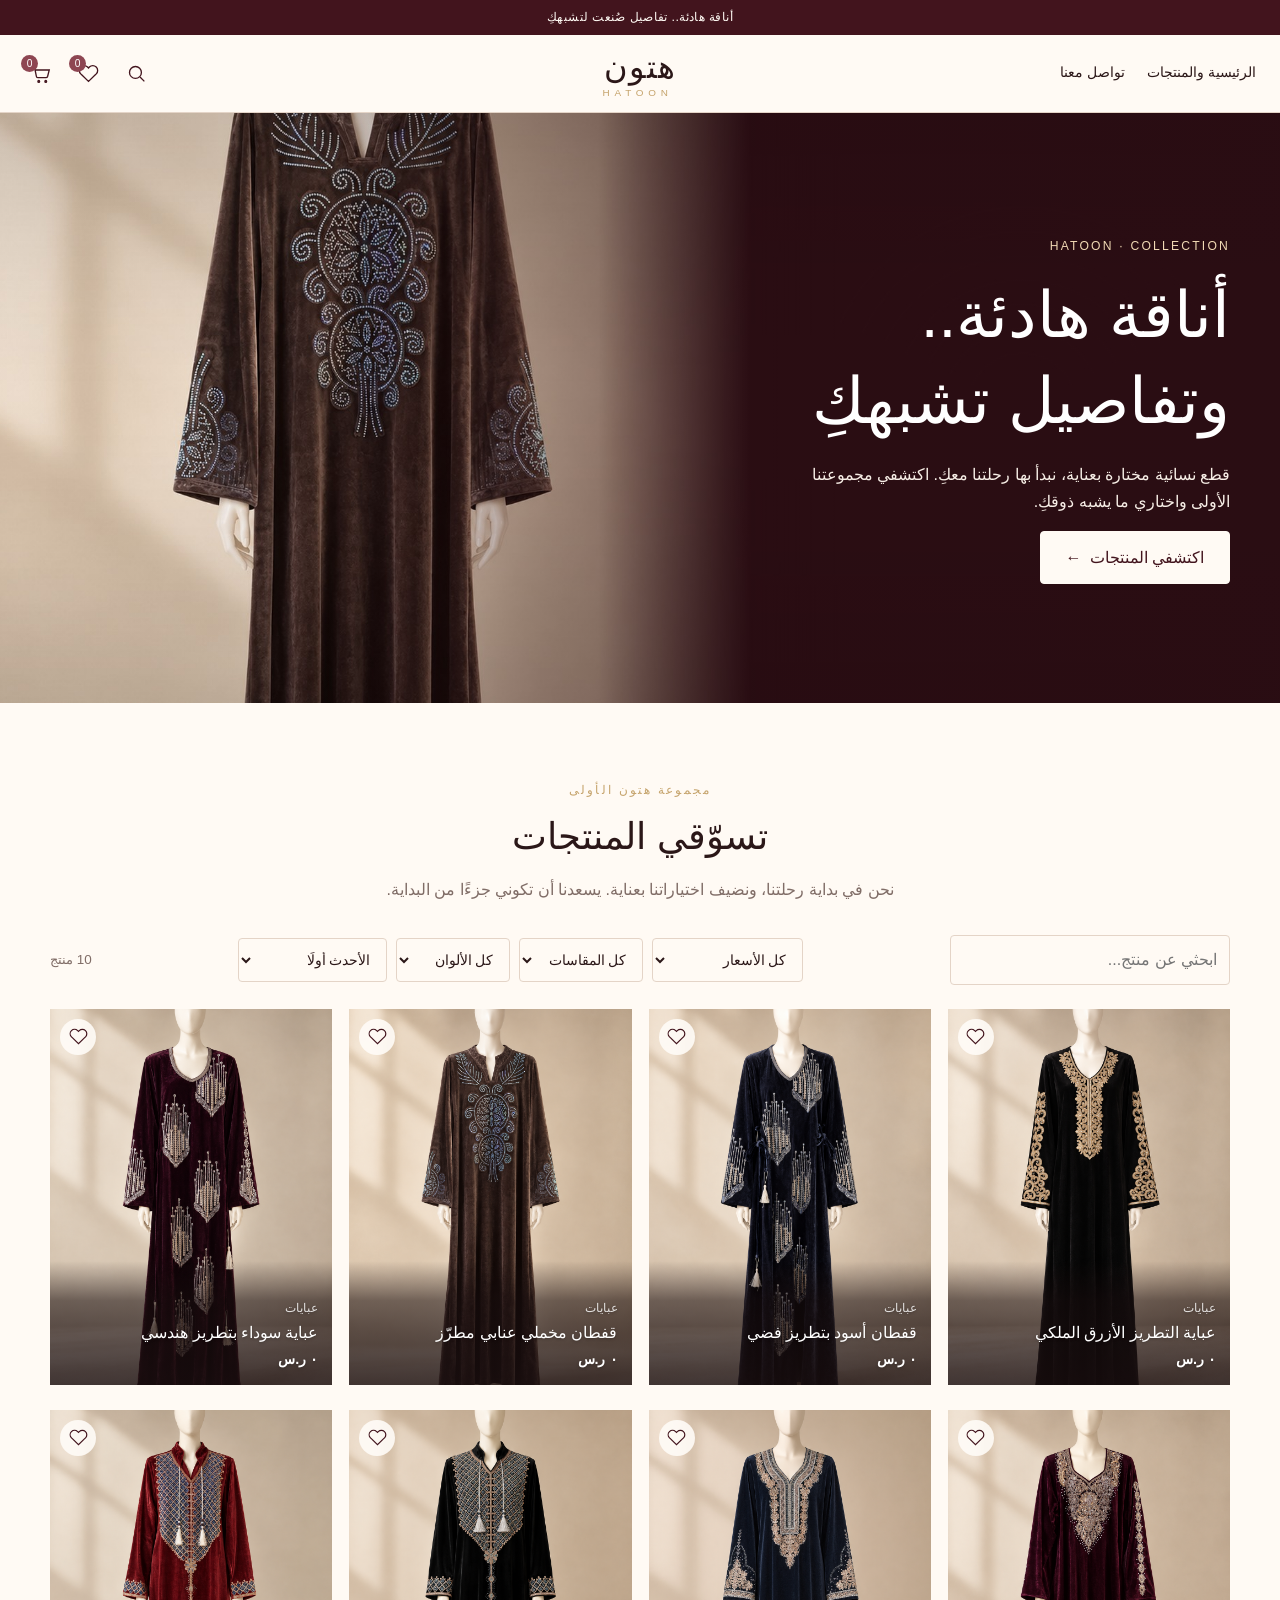
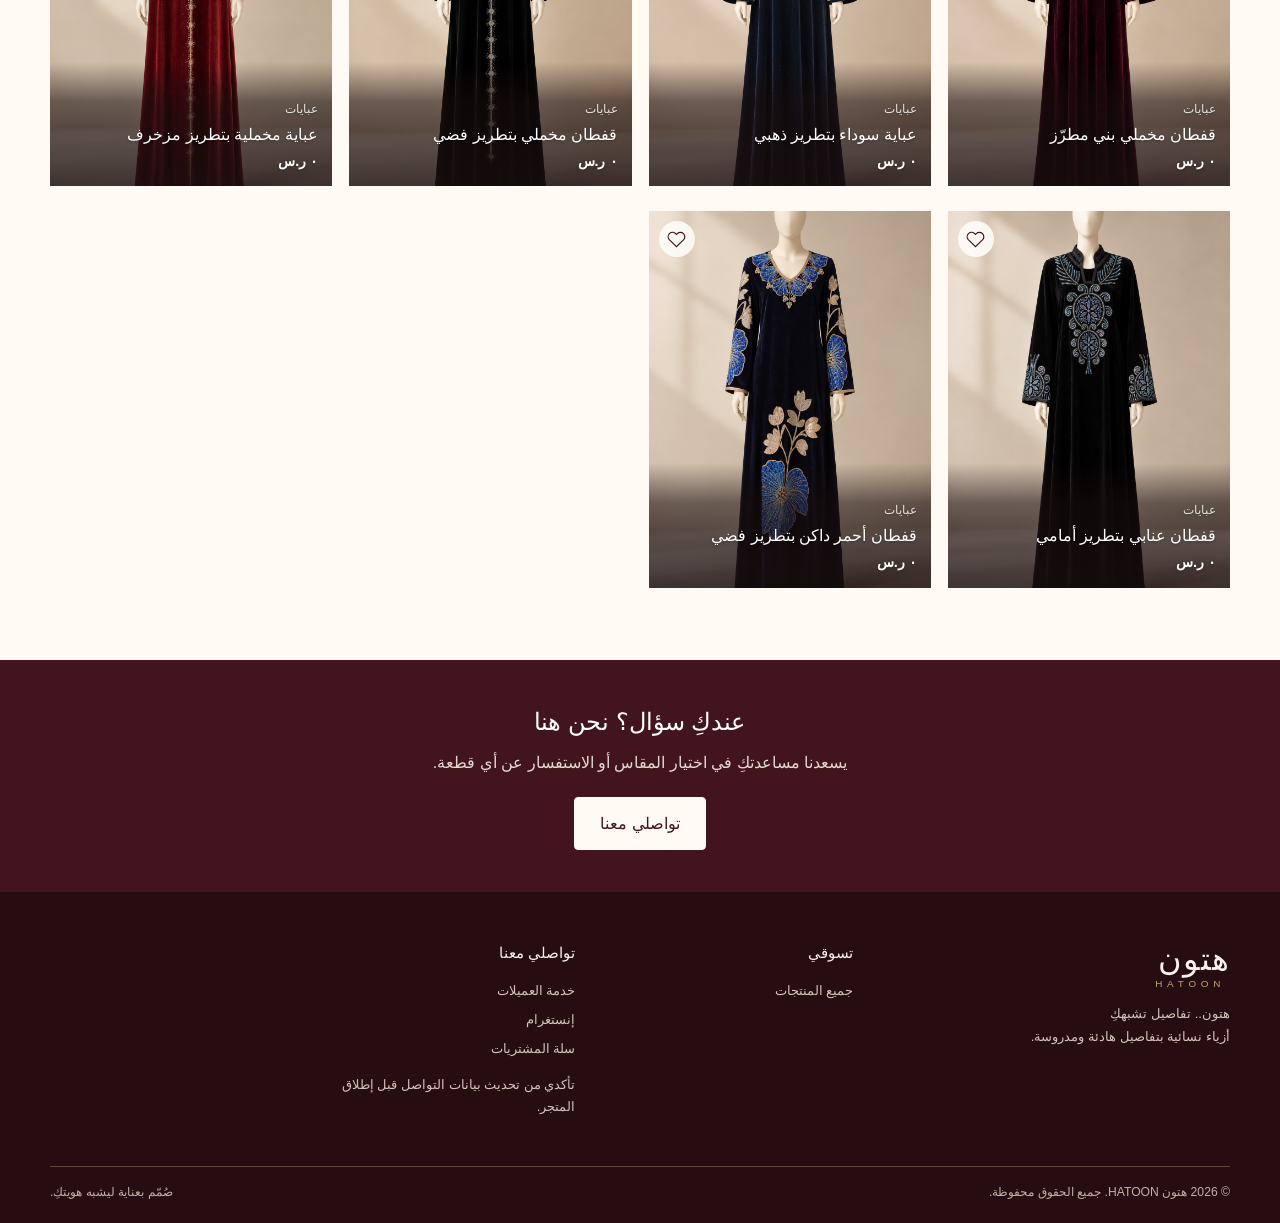
<file: products.html>
<!doctype html><html lang="ar" dir="rtl"><head><meta charset="utf-8"><meta name="viewport" content="width=device-width, initial-scale=1"><meta http-equiv="refresh" content="0; url=index.html#products"><title>المنتجات | هتون</title><script>const p=new URLSearchParams(location.search);const c=p.get('category');location.replace('index.html'+(c?'?category='+encodeURIComponent(c):'')+'#products');</script></head><body><p>يتم تحويلكِ إلى منتجات هتون… <a href="index.html#products">اضغطي هنا إذا لم يتم التحويل</a></p></body></html>
</file>
<file: style.css>
@charset "UTF-8";
:root{--ivory:#F3EAE0;--brown:#42141D;--rose:#8E4652;--gold:#C5A36B;--white:#FFFAF4;--ink:#2B1718;--muted:#806D67;--line:#E4D4C7;--shadow:0 14px 38px rgba(43,23,24,.10);--radius:4px}
*{box-sizing:border-box}html{scroll-behavior:smooth}body{margin:0;background:var(--white);color:var(--ink);font-family:Tahoma,Arial,sans-serif;line-height:1.7}a{color:inherit;text-decoration:none}button,input,select,textarea{font:inherit}button{cursor:pointer}img{max-width:100%;display:block}button:focus-visible,a:focus-visible,input:focus-visible,select:focus-visible,textarea:focus-visible{outline:2px solid var(--gold);outline-offset:3px}.announcement{background:var(--brown);color:var(--white);text-align:center;font-size:.78rem;padding:7px 12px;letter-spacing:.03em}.site-header{background:rgba(255,252,248,.96);border-bottom:1px solid var(--line);position:sticky;top:0;z-index:20}.header-inner{max-width:1280px;margin:auto;padding:13px 24px;display:grid;grid-template-columns:1fr auto 1fr;align-items:center;gap:20px}.brand{text-align:center;line-height:1.2;display:inline-flex;flex-direction:column;align-items:center}.brand-ar{font-family:Tahoma,Arial,sans-serif;font-size:2rem;font-weight:500;letter-spacing:.03em}.brand-en{font-size:.62rem;letter-spacing:.48em;margin-inline-start:.48em;color:var(--gold)}.main-nav{display:flex;gap:22px;font-size:.88rem}.main-nav a,.footer-links a{transition:color .2s}.main-nav a:hover,.footer-links a:hover{color:var(--gold)}.header-actions{display:flex;justify-content:flex-end;align-items:center;gap:15px}.icon-link,.icon-button{border:0;background:none;padding:6px;position:relative;color:var(--brown);display:inline-flex;align-items:center;justify-content:center}.icon-link svg,.icon-button svg{width:21px;height:21px;stroke:currentColor;fill:none;stroke-width:1.5}.count{font-size:.64rem;background:var(--rose);color:var(--ink);border-radius:20px;min-width:17px;height:17px;display:inline-flex;align-items:center;justify-content:center;position:absolute;top:-2px;left:-3px}.menu-toggle{display:none}.container{width:min(1180px,calc(100% - 40px));margin-inline:auto}.hero{min-height:590px;background:linear-gradient(270deg,rgba(42,13,19,.90) 0%,rgba(42,13,19,.58) 38%,rgba(42,13,19,.04) 78%),url('assets/hatoon-hero.jpg') center 38%/cover;display:flex;align-items:center;color:white}.hero-content{width:min(1180px,calc(100% - 40px));margin:auto;padding:60px 0}.eyebrow{font-size:.76rem;letter-spacing:.18em;text-transform:uppercase;color:var(--gold)}.hero .eyebrow{color:#f1d9b4}.hero h1{font-size:clamp(2rem,5vw,4.1rem);line-height:1.35;font-weight:400;max-width:590px;margin:14px 0}.hero p{max-width:440px;color:#f7eee6}.btn{display:inline-flex;align-items:center;justify-content:center;gap:8px;padding:12px 25px;border:1px solid var(--brown);background:var(--brown);color:white;min-height:46px;transition:.2s;border-radius:var(--radius)}.btn:hover{background:#63483c}.btn-outline{background:transparent;color:var(--brown)}.btn-outline:hover{background:var(--brown);color:white}.btn-light{background:var(--white);color:var(--brown);border-color:var(--white)}.section{padding:72px 0}.section.soft{background:var(--ivory)}.section-head{text-align:center;margin-bottom:32px}.section-head h2,.page-title{font-size:clamp(1.6rem,3vw,2.3rem);font-weight:400;margin:4px 0 8px}.section-head p{color:var(--muted);margin:0}.category-grid{display:grid;grid-template-columns:repeat(3,1fr);gap:18px}.category-card{height:370px;position:relative;overflow:hidden;background:var(--ivory)}.category-card img{width:100%;height:100%;object-fit:cover;transition:transform .6s}.category-card:hover img{transform:scale(1.04)}.category-card:after{content:"";position:absolute;inset:35% 0 0;background:linear-gradient(transparent,rgba(30,20,16,.65))}.category-caption{position:absolute;z-index:1;bottom:22px;right:24px;color:white}.category-caption h3{font-weight:400;font-size:1.55rem;margin:0}.category-caption span{font-size:.85rem;border-bottom:1px solid var(--gold)}.product-grid{display:grid;grid-template-columns:repeat(4,minmax(0,1fr));gap:25px 17px}.product-card{min-width:0}.product-image{aspect-ratio:3/4;background:#eee5db;position:relative;overflow:hidden}.product-image img{width:100%;height:100%;object-fit:cover;transition:transform .4s}.product-card:hover .product-image img{transform:scale(1.025)}.product-badge{position:absolute;top:12px;right:12px;background:var(--white);font-size:.7rem;padding:3px 9px}.favorite-btn{position:absolute;top:10px;left:10px;background:rgba(255,252,248,.9);border:0;width:36px;height:36px;border-radius:50%;display:grid;place-items:center;color:var(--brown)}.favorite-btn svg{width:19px;height:19px;fill:none;stroke:currentColor;stroke-width:1.5}.favorite-btn.active svg{fill:var(--rose);stroke:var(--brown)}.product-info{padding:12px 1px}.product-name{font-size:.98rem;margin:0 0 3px;font-weight:400}.product-category{color:var(--muted);font-size:.76rem}.price-row{display:flex;gap:9px;align-items:center;margin-top:5px}.price{font-weight:700}.old-price{font-size:.82rem;color:#9c8e84;text-decoration:line-through}.product-actions{display:flex;gap:7px;margin-top:10px}.product-actions .btn{padding:8px 10px;min-height:38px;font-size:.8rem;flex:1}.story{display:grid;grid-template-columns:1fr 1fr;gap:60px;align-items:center}.story-image{height:440px;object-fit:cover;width:100%}.story-copy h2{font-weight:400;font-size:2rem;margin:8px 0 15px}.story-copy p{color:var(--muted)}.newsletter{background:var(--brown);color:white;padding:42px 24px;text-align:center}.newsletter h2{font-weight:400;margin:0 0 7px}.newsletter p{color:#e4d8d0;margin:0 0 20px}.site-footer{background:#2f241f;color:#f9f3ec;padding:48px 0 20px}.footer-grid{display:grid;grid-template-columns:1.4fr 1fr 1fr 1fr;gap:30px}.footer-brand .brand{align-items:flex-start}.footer-brand .brand-en{color:var(--gold)}.footer-grid h3{font-size:.95rem;font-weight:500;margin:0 0 14px}.footer-grid p,.footer-links{font-size:.82rem;color:#d1c4ba}.footer-links{display:grid;gap:7px}.footer-bottom{border-top:1px solid #55453b;margin-top:35px;padding-top:15px;color:#c1b1a6;font-size:.76rem;display:flex;justify-content:space-between;gap:12px}.page-hero{background:var(--ivory);padding:40px 0;text-align:center}.breadcrumbs{font-size:.78rem;color:var(--muted);margin-bottom:10px}.toolbar{display:flex;justify-content:space-between;align-items:center;gap:12px;flex-wrap:wrap;margin:24px 0}.filter-row{display:flex;gap:9px;flex-wrap:wrap}.field,.filter-select{border:1px solid var(--line);background:var(--white);padding:10px 12px;min-height:44px;color:var(--ink);border-radius:var(--radius);max-width:100%}.field{width:100%}.toolbar .field{width:min(280px,100%)}.filter-select{font-size:.86rem}.result-count{font-size:.84rem;color:var(--muted)}.empty-state{text-align:center;padding:65px 20px;color:var(--muted)}.empty-state h2{color:var(--ink);font-weight:400}.product-layout{display:grid;grid-template-columns:1.05fr .95fr;gap:55px;padding:45px 0 70px}.gallery-main{aspect-ratio:4/5;background:var(--ivory);width:100%;object-fit:cover}.thumbs{display:flex;gap:10px;margin-top:10px}.thumb{width:72px;height:88px;object-fit:cover;border:1px solid transparent;cursor:pointer}.thumb.active{border-color:var(--gold)}.product-detail h1{font-weight:400;font-size:2rem;margin:0 0 8px}.detail-price{font-size:1.3rem;margin:12px 0}.detail-description{color:var(--muted)}.option-group{margin:22px 0}.option-label{display:flex;justify-content:space-between;gap:10px;margin-bottom:9px;font-size:.9rem}.swatches{display:flex;gap:10px;flex-wrap:wrap}.swatch{border:1px solid var(--line);background:white;padding:7px 12px;display:flex;align-items:center;gap:8px;min-height:40px}.swatch.selected{border-color:var(--brown);box-shadow:inset 0 0 0 1px var(--brown)}.swatch-dot{width:16px;height:16px;border-radius:50%;border:1px solid #ddd}.size-options{display:flex;gap:8px;flex-wrap:wrap}.size-btn{min-width:43px;min-height:42px;border:1px solid var(--line);background:white}.size-btn.selected{background:var(--brown);color:white;border-color:var(--brown)}.qty-control{display:inline-flex;border:1px solid var(--line);align-items:center}.qty-control button{width:38px;height:42px;border:0;background:transparent}.qty-control input{width:42px;text-align:center;border:0;background:transparent}.detail-buttons{display:grid;grid-template-columns:1fr 1fr;gap:10px;margin:25px 0}.detail-buttons .btn{padding-inline:10px}.text-link{border:0;background:none;color:var(--brown);text-decoration:underline;text-underline-offset:4px;padding:0}.detail-meta{border-top:1px solid var(--line);margin-top:25px}.detail-meta details{border-bottom:1px solid var(--line);padding:13px 0}.detail-meta summary{cursor:pointer}.cart-layout{display:grid;grid-template-columns:1.4fr .6fr;gap:35px;padding:38px 0 70px}.cart-item{display:grid;grid-template-columns:105px 1fr auto;gap:16px;padding:17px 0;border-bottom:1px solid var(--line);align-items:start}.cart-item img{width:105px;height:130px;object-fit:cover;background:var(--ivory)}.cart-item h3{font-size:1rem;font-weight:400;margin:0}.cart-item p{font-size:.8rem;color:var(--muted);margin:3px 0}.cart-item .qty-control{margin-top:8px}.remove-btn{border:0;background:none;color:#927c70;text-decoration:underline;font-size:.78rem;padding:4px}.summary-card{background:var(--ivory);padding:25px;height:max-content}.summary-card h2{font-weight:400;margin:0 0 20px}.summary-line{display:flex;justify-content:space-between;gap:12px;padding:9px 0;font-size:.9rem}.summary-total{border-top:1px solid #d9cbbd;margin-top:10px;padding-top:16px;font-weight:700;font-size:1.05rem}.muted-note{font-size:.78rem;color:var(--muted)}.checkout-layout{display:grid;grid-template-columns:1fr .75fr;gap:38px;padding:38px 0 70px}.form-grid{display:grid;grid-template-columns:1fr 1fr;gap:15px}.form-field{display:grid;gap:5px;font-size:.86rem}.form-field.full{grid-column:1/-1}.form-field label{font-weight:500}.form-field textarea{min-height:100px;resize:vertical}.error-text{font-size:.77rem;color:#a52e2e;min-height:1.1em}.form-field.invalid .field{border-color:#a52e2e}.notice{padding:13px 15px;margin:15px 0;background:#f4e8dc;border-right:3px solid var(--gold);font-size:.86rem}.notice.error{background:#f9e8e5;border-color:#b74a3c}.notice.success{background:#e8f2e9;border-color:#628b67}.order-summary-list{font-size:.83rem}.order-summary-item{padding:10px 0;border-bottom:1px solid #ded1c4}.order-summary-item strong{display:block;font-weight:500}.whatsapp-result{margin-top:20px;overflow-wrap:anywhere}.about-hero{min-height:390px;background:linear-gradient(rgba(53,40,33,.35),rgba(53,40,33,.35)),url('https://images.unsplash.com/photo-1490481651871-ab68de25d43d?auto=format&fit=crop&w=1700&q=85') center/cover;display:grid;place-items:center;color:white;text-align:center}.about-hero h1{font-weight:400;font-size:3rem;margin:0}.contact-layout{display:grid;grid-template-columns:.8fr 1.2fr;gap:45px;padding:50px 0 70px}.contact-card{background:var(--ivory);padding:25px}.contact-card h2{font-weight:400}.contact-form{display:grid;gap:14px}.modal-backdrop{position:fixed;inset:0;background:rgba(25,18,14,.55);z-index:50;display:none;align-items:center;justify-content:center;padding:20px}.modal-backdrop.open{display:flex}.modal{background:var(--white);padding:28px;max-width:520px;width:100%;max-height:85vh;overflow:auto;position:relative}.modal-close{position:absolute;top:10px;left:10px;border:0;background:none;font-size:1.4rem}.modal h2{font-weight:400;margin-top:0}.size-table{width:100%;border-collapse:collapse;font-size:.84rem}.size-table th,.size-table td{border:1px solid var(--line);padding:9px;text-align:center}.toast{position:fixed;bottom:22px;right:50%;transform:translateX(50%);z-index:60;background:var(--brown);color:white;padding:12px 20px;box-shadow:var(--shadow);max-width:calc(100% - 30px);display:none}.toast.show{display:block;animation:toastIn .2s ease}@keyframes toastIn{from{opacity:0;transform:translate(50%,10px)}to{opacity:1;transform:translate(50%,0)}}.hidden{display:none!important}.search-inline{display:flex;gap:8px}.search-inline .field{min-width:0}.legal-note{font-size:.8rem;color:var(--muted)}
@media(max-width:950px){.header-inner{grid-template-columns:auto 1fr auto;padding:12px 18px}.brand-ar{font-size:1.7rem}.main-nav{gap:13px;font-size:.8rem}.product-grid{grid-template-columns:repeat(3,minmax(0,1fr))}.footer-grid{grid-template-columns:repeat(2,1fr)}.product-layout{gap:30px}.cart-layout,.checkout-layout{grid-template-columns:1fr .75fr;gap:20px}}
@media(max-width:700px){.header-inner{grid-template-columns:40px 1fr 90px;gap:8px}.menu-toggle{display:inline-flex}.main-nav{display:none;position:absolute;top:100%;right:0;left:0;background:var(--white);padding:16px 22px 22px;border-bottom:1px solid var(--line);flex-direction:column;gap:12px;box-shadow:var(--shadow)}.main-nav.open{display:flex}.brand-ar{font-size:1.55rem}.brand-en{font-size:.55rem}.header-actions{gap:5px}.icon-link,.icon-button{padding:5px}.hero{min-height:500px;background-position:58% center}.hero-content{padding:45px 0}.section{padding:52px 0}.container{width:calc(100% - 30px)}.category-grid{gap:10px}.category-card{height:260px}.category-caption{right:12px;bottom:14px}.category-caption h3{font-size:1.15rem}.category-caption span{font-size:.72rem}.product-grid{grid-template-columns:repeat(2,minmax(0,1fr));gap:20px 10px}.product-info{padding-top:8px}.product-name{font-size:.9rem}.product-actions{flex-direction:column;gap:6px}.product-actions .btn{width:100%;min-height:36px}.product-badge{font-size:.62rem;top:7px;right:7px}.favorite-btn{width:32px;height:32px;top:6px;left:6px}.story{grid-template-columns:1fr;gap:24px}.story-image{height:300px}.story-copy h2{font-size:1.7rem}.footer-grid{gap:24px 18px}.footer-bottom{flex-direction:column}.product-layout{grid-template-columns:1fr;gap:25px;padding-top:25px}.product-detail h1{font-size:1.7rem}.gallery-main{max-height:580px}.cart-layout,.checkout-layout{grid-template-columns:1fr;padding-top:22px}.cart-item{grid-template-columns:82px 1fr auto;gap:10px}.cart-item img{width:82px;height:108px}.cart-item h3{font-size:.9rem}.cart-item .qty-control button{width:30px}.cart-item .qty-control input{width:28px}.summary-card{padding:20px}.contact-layout{grid-template-columns:1fr;gap:20px;padding-top:25px}.about-hero h1{font-size:2.3rem}.toolbar{align-items:stretch}.toolbar .field{width:100%}.filter-row{display:grid;grid-template-columns:repeat(2,minmax(0,1fr));width:100%}.filter-select{width:100%;min-width:0}.result-count{width:100%}.form-grid{grid-template-columns:1fr}.form-field.full{grid-column:auto}}
@media(max-width:360px){.header-inner{padding-inline:10px;grid-template-columns:34px 1fr 82px}.brand-ar{font-size:1.35rem}.header-actions svg{width:18px;height:18px}.container{width:calc(100% - 22px)}.category-card{height:220px}.product-name{font-size:.82rem}.price-row{gap:5px;font-size:.84rem}.product-actions .btn{font-size:.76rem;padding:7px}}

/* Product gallery: uncropped images, hover magnifier and fullscreen zoom viewer */
.gallery-stage{position:relative;display:flex;align-items:center;justify-content:center;width:100%;aspect-ratio:4/5;min-height:320px;max-height:850px;background:var(--ivory);overflow:hidden;isolation:isolate;cursor:zoom-in}
.gallery-main{display:block;width:100%;height:100%;max-height:850px;aspect-ratio:auto;object-fit:contain;object-position:center;background:transparent;transition:opacity .15s ease}
.image-lens{display:none;position:absolute;width:150px;height:150px;border:2px solid rgba(255,255,255,.95);border-radius:50%;box-shadow:0 3px 20px rgba(35,24,18,.28);pointer-events:none;background-repeat:no-repeat;background-color:#fff;z-index:2}
.image-lens.visible{display:block}
.zoom-open{position:absolute;bottom:14px;left:14px;border:1px solid rgba(74,52,44,.18);background:rgba(255,252,248,.94);color:var(--brown);padding:9px 12px;display:flex;align-items:center;gap:6px;font-size:.8rem;cursor:pointer}
.zoom-open span{font-size:.76rem}.gallery-tools{display:flex;align-items:center;justify-content:space-between;gap:12px;padding:10px 2px;color:var(--muted);font-size:.75rem}.gallery-tools button{border:0;background:transparent;text-decoration:underline;color:var(--brown);cursor:pointer;font:inherit;white-space:nowrap}
.thumbs{display:flex;gap:10px;margin-top:10px;overflow-x:auto;padding:2px 1px 6px}.thumb-button{padding:0;border:1px solid transparent;background:transparent;flex:0 0 auto;cursor:pointer}.thumb-button.active{border-color:var(--gold);box-shadow:0 0 0 1px var(--gold)}.thumb{display:block;width:74px;height:92px;object-fit:contain;background:var(--ivory)}
.color-image-indicator{font-size:.75rem;color:var(--gold);margin-inline-start:2px}
.zoom-viewer[hidden]{display:none!important}.zoom-viewer{position:fixed;inset:0;z-index:1000;background:rgba(25,19,16,.96);display:flex;align-items:center;justify-content:center;padding:70px 70px 110px;color:#fff}.zoom-image-wrap{width:100%;height:100%;display:flex;align-items:center;justify-content:center;overflow:hidden;touch-action:none;cursor:zoom-in;user-select:none}.zoom-image-wrap.is-zoomed{cursor:grab}.zoom-image-wrap.is-dragging{cursor:grabbing}.zoom-image-wrap img{max-width:100%;max-height:100%;width:auto;height:auto;object-fit:contain;transform-origin:center;transition:transform .08s ease;user-select:none;-webkit-user-drag:none;pointer-events:none}.zoom-close{position:absolute;top:18px;left:22px;width:48px;height:48px;border:1px solid rgba(255,255,255,.35);border-radius:50%;background:rgba(255,255,255,.08);color:#fff;font-size:2rem;cursor:pointer}.zoom-nav{position:absolute;top:50%;transform:translateY(-50%);width:48px;height:60px;border:0;background:rgba(255,255,255,.12);color:#fff;font-size:2.4rem;cursor:pointer}.zoom-prev{right:14px}.zoom-next{left:14px}.zoom-controls{position:absolute;bottom:43px;display:flex;align-items:center;gap:10px;background:rgba(255,255,255,.1);padding:8px 12px;border:1px solid rgba(255,255,255,.22);border-radius:30px}.zoom-controls button{min-width:36px;min-height:34px;border:1px solid rgba(255,255,255,.25);background:transparent;color:#fff;border-radius:20px;cursor:pointer}.zoom-controls span{min-width:52px;text-align:center;font-size:.85rem}.zoom-caption{position:absolute;bottom:10px;margin:0;color:#ded4ce;font-size:.75rem;text-align:center}.zoom-open body{overflow:hidden}body.zoom-open{overflow:hidden}
@media(hover:none){.image-lens{display:none!important}.gallery-stage{cursor:zoom-in}}
@media(max-width:700px){.gallery-stage{aspect-ratio:4/5;min-height:280px;max-height:72vh}.gallery-main{max-height:72vh}.gallery-tools{align-items:flex-start;font-size:.69rem}.zoom-viewer{padding:65px 38px 112px}.zoom-close{top:12px;left:12px;width:42px;height:42px}.zoom-nav{width:34px;height:48px;font-size:1.8rem}.zoom-prev{right:2px}.zoom-next{left:2px}.zoom-controls{bottom:42px;gap:6px;padding:6px 8px}.zoom-caption{bottom:12px;font-size:.68rem}.image-lens{display:none!important}}
/* Lens magnification controls */
.lens-controls{position:absolute;z-index:4;top:50%;right:12px;transform:translateY(-50%);display:flex;flex-direction:column;align-items:center;gap:5px;padding:7px;background:rgba(255,252,248,.94);border:1px solid rgba(74,52,44,.15);border-radius:22px;box-shadow:0 3px 14px rgba(35,24,18,.12)}.lens-controls button{width:31px;height:31px;border:1px solid #e2d5ca;border-radius:50%;background:#fff;color:var(--brown);font-size:1.25rem;line-height:1}.lens-controls span{font-size:.58rem;color:var(--brown);writing-mode:vertical-rl}.gallery-stage:not(:hover) .lens-controls{opacity:.72}@media(hover:none){.lens-controls{display:none}}

/* عدسة مربعة أكبر قليلًا من الجانبين */
.image-lens{width:250px;height:210px;border-radius:12px;border:2px solid rgba(255,255,255,.98);box-shadow:0 5px 26px rgba(35,24,18,.32);background-color:#fff;}
@media(max-width:700px){.image-lens{width:210px;height:180px;border-radius:10px;}}

/* HATOON collection palette: velvet burgundy, warm ivory and antique gold */
.site-header{background:rgba(255,250,244,.97)}.announcement,.newsletter{background:#42141D}.site-footer{background:#250D12}.hero{background-color:#2A0D13}.btn{background:var(--brown);border-color:var(--brown)}.btn:hover{background:#632631}.btn-light{background:#FFFAF4;color:#42141D;border-color:#FFFAF4}.product-image,.gallery-stage,.thumb{background:#F0E5DA}.swatch.selected,.thumb-button.active{border-color:var(--gold)}.product-badge{color:#42141D}


/* Homepage product cards: clickable image with readable text overlay */
.product-card{position:relative;min-width:0}
.product-image{position:relative;aspect-ratio:3/4;background:#e7d9ca;overflow:hidden}
.product-image-link{display:block;position:absolute;inset:0;color:#fff}
.product-image-link>img{width:100%;height:100%;object-fit:cover;transition:transform .45s ease}
.product-card:hover .product-image-link>img{transform:scale(1.035)}
.product-overlay-info{position:absolute;inset:auto 0 0;display:flex;flex-direction:column;gap:2px;padding:38px 14px 13px;color:#fff;background:linear-gradient(0deg,rgba(24,13,14,.82) 0%,rgba(24,13,14,.55) 68%,transparent 100%);text-shadow:0 1px 3px rgba(0,0,0,.25)}
.product-overlay-category{font-size:.72rem;color:rgba(255,255,255,.83)}
.product-overlay-name{font-size:.98rem;font-weight:500;line-height:1.6}
.product-overlay-price{font-size:.9rem;font-weight:700;color:#fff}
.product-overlay-price del{font-size:.78rem;font-weight:400;color:rgba(255,255,255,.75);margin-inline-start:5px}
.product-info{display:none}
.count{color:#fff!important}
.btn-light:hover,.hero .btn-light:hover{color:#fff;background:var(--rose);border-color:var(--rose)}
@media(max-width:600px){.product-overlay-info{padding:32px 10px 10px}.product-overlay-name{font-size:.88rem}.product-overlay-price{font-size:.82rem}}

/* Fix cart secondary action: keep its label readable before hover. */
.summary-card a.btn.btn-outline,
.summary-card a.btn.btn-outline:link,
.summary-card a.btn.btn-outline:visited {
  color: var(--brown) !important;
  background: transparent;
  border-color: var(--brown);
}
.summary-card a.btn.btn-outline:hover,
.summary-card a.btn.btn-outline:focus-visible {
  color: #fff !important;
  background: var(--brown);
}

/* Zoom viewer alignment and mobile-first fullscreen fixes */
.zoom-close{display:grid;place-items:center;padding:0;line-height:1;font-family:Arial,sans-serif;font-weight:400;text-align:center;appearance:none;-webkit-appearance:none}
.zoom-close::first-letter{line-height:1}
@media(max-width:700px){
  .zoom-viewer{inset:0;width:100%;height:100vh;height:100dvh;min-height:100svh;padding:0;overflow:hidden;}
  .zoom-image-wrap{position:absolute;inset:0;width:100%;height:100%;padding:0;}
  .zoom-image-wrap img{max-width:100vw;max-height:100vh;max-height:100dvh;width:auto;height:auto;object-fit:contain;}
  .zoom-close{top:max(10px,env(safe-area-inset-top));left:max(10px,env(safe-area-inset-left));z-index:5;width:44px;height:44px;padding:0;display:grid;place-items:center;font-size:28px;line-height:1;border-radius:50%;}
  .zoom-nav{z-index:4;top:50%;}
  .zoom-controls{z-index:5;bottom:max(38px,calc(env(safe-area-inset-bottom) + 28px));max-width:calc(100vw - 24px);}
  .zoom-caption{z-index:5;bottom:max(8px,env(safe-area-inset-bottom));width:calc(100% - 24px);left:12px;right:12px;line-height:1.4;}
  .site-header .header-inner{padding-inline:12px;}
  .detail-buttons{grid-template-columns:1fr;}
  .swatch,.size-btn,.qty-control button,.icon-link,.icon-button{touch-action:manipulation;}
}
@media(max-width:380px){
  .zoom-controls{gap:4px;padding:5px 7px;}
  .zoom-controls button{min-width:32px;min-height:32px;}
  .zoom-controls span{min-width:42px;}
  .zoom-caption{font-size:.62rem;}
}
</file>
